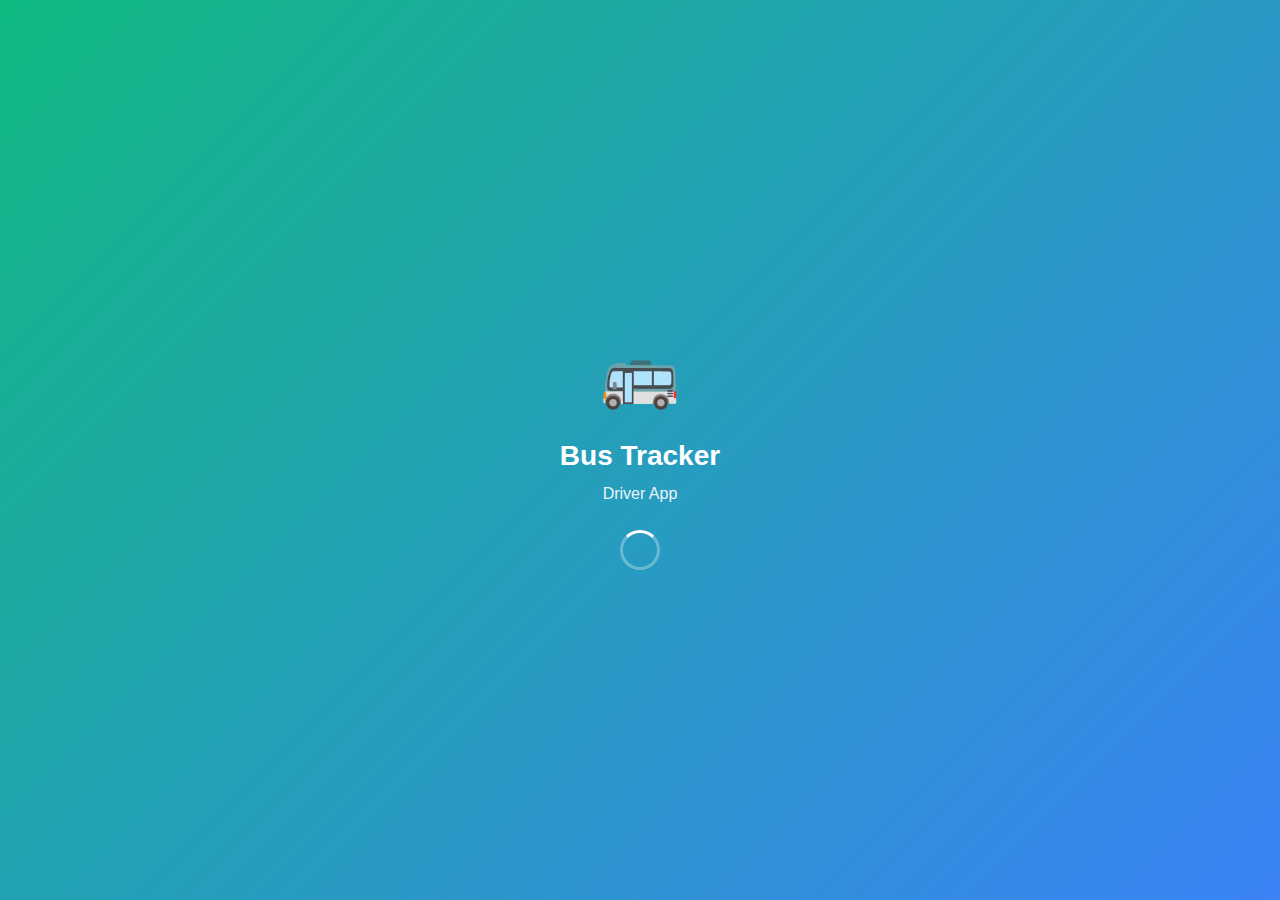
<file: driver/index.html>
<!DOCTYPE html>
<html lang="en">

<head>
    <meta charset="UTF-8">
    <meta name="viewport" content="width=device-width, initial-scale=1.0, user-scalable=no, viewport-fit=cover">
    <meta name="theme-color" content="#10B981">
    <meta name="apple-mobile-web-app-capable" content="yes">
    <meta name="apple-mobile-web-app-status-bar-style" content="black-translucent">
    <meta name="description" content="Bus Driver Check-in App">
    <title>Bus Tracker - Driver</title>
    <link rel="manifest" href="manifest.json">
    <link rel="stylesheet" href="styles.css">
</head>

<body>
    <!-- Splash Screen -->
    <div class="splash-screen" id="splashScreen">
        <div class="splash-content">
            <div class="splash-icon">🚌</div>
            <h1>Bus Tracker</h1>
            <p>Driver App</p>
            <div class="splash-loader"></div>
        </div>
    </div>

    <!-- Login Screen -->
    <div class="screen" id="loginScreen" style="display: none;">
        <div class="login-container">
            <div class="login-header">
                <div class="login-icon">🚌</div>
                <h1>Bus Tracker</h1>
                <p>Driver Login</p>
            </div>
            <form class="login-form" onsubmit="handleLogin(event)">
                <div class="form-group">
                    <label>Driver ID</label>
                    <input type="text" id="driverId" placeholder="Enter your ID" required autocomplete="off">
                </div>
                <div class="form-group">
                    <label>PIN</label>
                    <input type="password" id="driverPin" placeholder="Enter 4-digit PIN" maxlength="4"
                        pattern="[0-9]{4}" required>
                </div>
                <label class="checkbox-label">
                    <input type="checkbox" id="rememberMe" checked>
                    <span>Remember me</span>
                </label>
                <button type="submit" class="btn-login">LOGIN</button>
            </form>
            <a href="#" class="help-link" onclick="showHelp()">Need help?</a>
        </div>
    </div>

    <!-- Onboarding Screen -->
    <div class="screen" id="onboardingScreen" style="display: none;">
        <div class="onboarding-container">
            <div class="onboarding-slide active" id="slide1">
                <div class="onboarding-image">
                    <div class="demo-button demo-green">
                        <span class="demo-icon">▶</span>
                        <span>START TRIP</span>
                    </div>
                    <div class="demo-hand">👆</div>
                </div>
                <h2>Tap START TRIP</h2>
                <p>When you leave the depot</p>
            </div>
            <div class="onboarding-slide" id="slide2">
                <div class="onboarding-image">
                    <div class="demo-button demo-blue">
                        <span class="demo-icon">✓</span>
                        <span>REACHED STOP</span>
                    </div>
                    <div class="demo-hand">👆</div>
                </div>
                <h2>Tap at Each Stop</h2>
                <p>When you arrive at a bus stop</p>
            </div>
            <div class="onboarding-slide" id="slide3">
                <div class="onboarding-image">
                    <div class="demo-button demo-orange">
                        <span class="demo-icon">■</span>
                        <span>END TRIP</span>
                    </div>
                    <div class="demo-hand">👆</div>
                </div>
                <h2>Tap END TRIP</h2>
                <p>When you return to depot</p>
            </div>
            <div class="onboarding-dots">
                <span class="dot active" onclick="goToSlide(1)"></span>
                <span class="dot" onclick="goToSlide(2)"></span>
                <span class="dot" onclick="goToSlide(3)"></span>
            </div>
            <button class="btn-onboarding" id="onboardingBtn" onclick="nextSlide()">NEXT</button>
            <a href="#" class="skip-link" onclick="skipOnboarding()">Skip</a>
        </div>
    </div>

    <!-- Main App Screen -->
    <div class="screen" id="mainScreen" style="display: none;">
        <!-- Header -->
        <header class="app-header">
            <div class="header-left">
                <button class="menu-btn" onclick="toggleMenu()">☰</button>
                <div class="header-info">
                    <span class="driver-name" id="driverName">Ravi Kumar</span>
                    <span class="bus-number" id="busNumber">Bus 101</span>
                </div>
            </div>
            <div class="header-right">
                <div class="sync-status" id="syncStatus">
                    <span class="sync-icon offline">☁</span>
                    <span class="sync-text">Offline</span>
                </div>
                <span class="current-time" id="currentTime">8:45 AM</span>
            </div>
        </header>

        <!-- Menu Sidebar -->
        <div class="menu-overlay" id="menuOverlay" onclick="toggleMenu()"></div>
        <nav class="menu-sidebar" id="menuSidebar">
            <div class="menu-header">
                <span class="menu-title">Menu</span>
                <button class="menu-close" onclick="toggleMenu()">×</button>
            </div>
            <ul class="menu-list">
                <li onclick="showSchedule()">
                    <span class="menu-icon">📅</span>
                    <span>Today's Schedule</span>
                </li>
                <li onclick="showHistory()">
                    <span class="menu-icon">📋</span>
                    <span>Trip History</span>
                </li>
                <li onclick="showHelp()">
                    <span class="menu-icon">❓</span>
                    <span>Help</span>
                </li>
                <li onclick="showSettings()">
                    <span class="menu-icon">⚙️</span>
                    <span>Settings</span>
                </li>
                <li class="menu-emergency" onclick="callEmergency()">
                    <span class="menu-icon">🚨</span>
                    <span>Emergency</span>
                </li>
                <li onclick="logout()">
                    <span class="menu-icon">🚪</span>
                    <span>Logout</span>
                </li>
            </ul>
            <div class="menu-footer">
                <span class="sync-info" id="syncInfo">Last synced: Never</span>
                <button class="btn-sync" onclick="manualSync()">Sync Now</button>
            </div>
        </nav>

        <!-- Main Content -->
        <main class="main-content">
            <!-- Status Card -->
            <div class="status-card" id="statusCard">
                <div class="status-icon" id="statusIcon">🚌</div>
                <div class="status-text" id="statusText">Ready to start Route 5</div>
                <div class="status-sub" id="statusSub">Engineering Loop • 7 stops</div>
            </div>

            <!-- Main Action Button -->
            <button class="action-button" id="actionButton" onclick="handleMainAction()">
                <span class="action-icon" id="actionIcon">▶</span>
                <span class="action-text" id="actionText">START TRIP</span>
            </button>

            <!-- Success Animation Overlay -->
            <div class="success-overlay" id="successOverlay">
                <div class="success-circle">
                    <span class="success-check">✓</span>
                </div>
                <span class="success-text" id="successText">Stop marked!</span>
            </div>

            <!-- Stop List -->
            <div class="stop-list-container" id="stopListContainer">
                <div class="stop-list-header">
                    <span>Route Stops</span>
                    <span class="stop-progress" id="stopProgress">0/7</span>
                </div>
                <div class="stop-list" id="stopList">
                    <!-- Stops will be inserted here -->
                </div>
            </div>

            <!-- Passenger Count (Collapsed by default) -->
            <div class="passenger-section" id="passengerSection">
                <button class="passenger-toggle" id="passengerToggle" onclick="togglePassengerCount()">
                    <span>Add passenger count (optional)</span>
                    <span class="toggle-icon" id="toggleIcon">+</span>
                </button>
                <div class="passenger-controls" id="passengerControls" style="display: none;">
                    <div class="passenger-count" id="passengerCount">0</div>
                    <div class="count-buttons">
                        <button class="count-btn minus" onclick="adjustCount(-1)">−</button>
                        <button class="count-btn plus" onclick="adjustCount(1)">+</button>
                    </div>
                    <div class="quick-counts">
                        <button class="quick-btn" onclick="setCount(0)">Empty</button>
                        <button class="quick-btn" onclick="setCount(25)">Half</button>
                        <button class="quick-btn" onclick="setCount(50)">Full</button>
                    </div>
                    <button class="btn-save-count" onclick="savePassengerCount()">Save Count</button>
                </div>
            </div>
        </main>
    </div>

    <!-- Trip Complete Screen -->
    <div class="screen" id="completeScreen" style="display: none;">
        <div class="complete-container">
            <div class="complete-icon">✓</div>
            <h1>Trip Completed!</h1>
            <p class="complete-time" id="completeTime">9:15 AM</p>

            <div class="trip-summary">
                <div class="summary-item">
                    <span class="summary-label">Started</span>
                    <span class="summary-value" id="summaryStart">7:32 AM</span>
                </div>
                <div class="summary-item">
                    <span class="summary-label">Ended</span>
                    <span class="summary-value" id="summaryEnd">9:15 AM</span>
                </div>
                <div class="summary-item">
                    <span class="summary-label">Duration</span>
                    <span class="summary-value" id="summaryDuration">1h 43m</span>
                </div>
                <div class="summary-item">
                    <span class="summary-label">Stops</span>
                    <span class="summary-value" id="summaryStops">7/7 ✓</span>
                </div>
                <div class="summary-item" id="passengerSummary" style="display: none;">
                    <span class="summary-label">Passengers</span>
                    <span class="summary-value" id="summaryPassengers">245</span>
                </div>
            </div>

            <div class="sync-card" id="syncCard">
                <span class="sync-card-icon" id="syncCardIcon">☁️</span>
                <span class="sync-card-text" id="syncCardText">Will sync when WiFi available</span>
                <span class="sync-card-sub" id="syncCardSub">1 trip waiting to sync</span>
            </div>

            <button class="btn-primary" onclick="startNewTrip()">Start Next Trip</button>
            <button class="btn-secondary" onclick="goHome()">Back to Home</button>
        </div>
    </div>

    <!-- Help Screen -->
    <div class="screen" id="helpScreen" style="display: none;">
        <header class="screen-header">
            <button class="back-btn" onclick="closeHelp()">←</button>
            <h2>Help</h2>
        </header>
        <div class="help-content">
            <div class="help-step">
                <div class="help-number">1</div>
                <div class="help-text">
                    <h3>Start Trip</h3>
                    <p>Tap the green START TRIP button when you leave the depot</p>
                </div>
            </div>
            <div class="help-step">
                <div class="help-number">2</div>
                <div class="help-text">
                    <h3>At Each Stop</h3>
                    <p>Tap the blue REACHED STOP button when you arrive at a bus stop</p>
                </div>
            </div>
            <div class="help-step">
                <div class="help-number">3</div>
                <div class="help-text">
                    <h3>End Trip</h3>
                    <p>Tap the orange END TRIP button when you return to the depot</p>
                </div>
            </div>
            <div class="help-info">
                <h3>📵 Works Offline</h3>
                <p>The app works without internet. Data syncs automatically when WiFi is available.</p>
            </div>
            <div class="help-info">
                <h3>🔋 Battery Saving</h3>
                <p>The app uses very little battery. You can use it all day.</p>
            </div>
            <div class="help-contact">
                <h3>Need Help?</h3>
                <p>Call Transport Office:</p>
                <a href="tel:+919876543210" class="phone-link">+91 98765 43210</a>
            </div>
        </div>
    </div>

    <!-- Settings Screen -->
    <div class="screen" id="settingsScreen" style="display: none;">
        <header class="screen-header">
            <button class="back-btn" onclick="closeSettings()">←</button>
            <h2>Settings</h2>
        </header>
        <div class="settings-content">
            <div class="setting-item">
                <div class="setting-info">
                    <span class="setting-label">Vibration</span>
                    <span class="setting-desc">Vibrate when button tapped</span>
                </div>
                <label class="toggle">
                    <input type="checkbox" id="vibrationSetting" checked onchange="saveSetting('vibration')">
                    <span class="toggle-slider"></span>
                </label>
            </div>
            <div class="setting-item">
                <div class="setting-info">
                    <span class="setting-label">Sound</span>
                    <span class="setting-desc">Play sound on check-in</span>
                </div>
                <label class="toggle">
                    <input type="checkbox" id="soundSetting" onchange="saveSetting('sound')">
                    <span class="toggle-slider"></span>
                </label>
            </div>
            <div class="setting-item">
                <div class="setting-info">
                    <span class="setting-label">WiFi-only Sync</span>
                    <span class="setting-desc">Only sync on WiFi (saves data)</span>
                </div>
                <label class="toggle">
                    <input type="checkbox" id="wifiOnlySetting" checked onchange="saveSetting('wifiOnly')">
                    <span class="toggle-slider"></span>
                </label>
            </div>
            <div class="setting-item">
                <div class="setting-info">
                    <span class="setting-label">High Brightness</span>
                    <span class="setting-desc">Keep screen bright in sunlight</span>
                </div>
                <label class="toggle">
                    <input type="checkbox" id="brightnessSetting" onchange="saveSetting('brightness')">
                    <span class="toggle-slider"></span>
                </label>
            </div>
            <div class="data-section">
                <h3>Data</h3>
                <div class="data-item">
                    <span>Pending uploads</span>
                    <span id="pendingCount">0 trips</span>
                </div>
                <div class="data-item">
                    <span>Storage used</span>
                    <span id="storageUsed">2.1 MB</span>
                </div>
                <button class="btn-secondary" onclick="clearOldData()">Clear Old Data</button>
            </div>
            <div class="app-info">
                <p>Bus Tracker Driver App</p>
                <p>Version 1.0.0</p>
            </div>
        </div>
    </div>

    <!-- Schedule Screen -->
    <div class="screen" id="scheduleScreen" style="display: none;">
        <header class="screen-header">
            <button class="back-btn" onclick="closeSchedule()">←</button>
            <h2>Today's Schedule</h2>
        </header>
        <div class="schedule-content">
            <div class="schedule-date" id="scheduleDate">Monday, Feb 2, 2026</div>
            <div class="schedule-list" id="scheduleList">
                <div class="schedule-item completed">
                    <div class="schedule-time">7:30 AM</div>
                    <div class="schedule-info">
                        <span class="schedule-route">Route 5 - Engineering Loop</span>
                        <span class="schedule-status">✓ Completed</span>
                    </div>
                </div>
                <div class="schedule-item current">
                    <div class="schedule-time">1:00 PM</div>
                    <div class="schedule-info">
                        <span class="schedule-route">Route 5 - Engineering Loop</span>
                        <span class="schedule-status">Upcoming</span>
                    </div>
                </div>
                <div class="schedule-item">
                    <div class="schedule-time">5:30 PM</div>
                    <div class="schedule-info">
                        <span class="schedule-route">Route 3 - Hostel Express</span>
                        <span class="schedule-status">Scheduled</span>
                    </div>
                </div>
            </div>
        </div>
    </div>

    <!-- Toast Notification -->
    <div class="toast" id="toast">
        <span class="toast-message" id="toastMessage"></span>
    </div>

    <!-- Confirmation Modal -->
    <div class="modal" id="confirmModal">
        <div class="modal-content">
            <h3 id="confirmTitle">Confirm Action</h3>
            <p id="confirmMessage">Are you sure?</p>
            <div class="modal-buttons">
                <button class="btn-secondary" onclick="closeConfirmModal()">Cancel</button>
                <button class="btn-primary" id="confirmBtn" onclick="confirmAction()">Confirm</button>
            </div>
        </div>
    </div>

    <script src="app.js"></script>
</body>

</html>
</file>
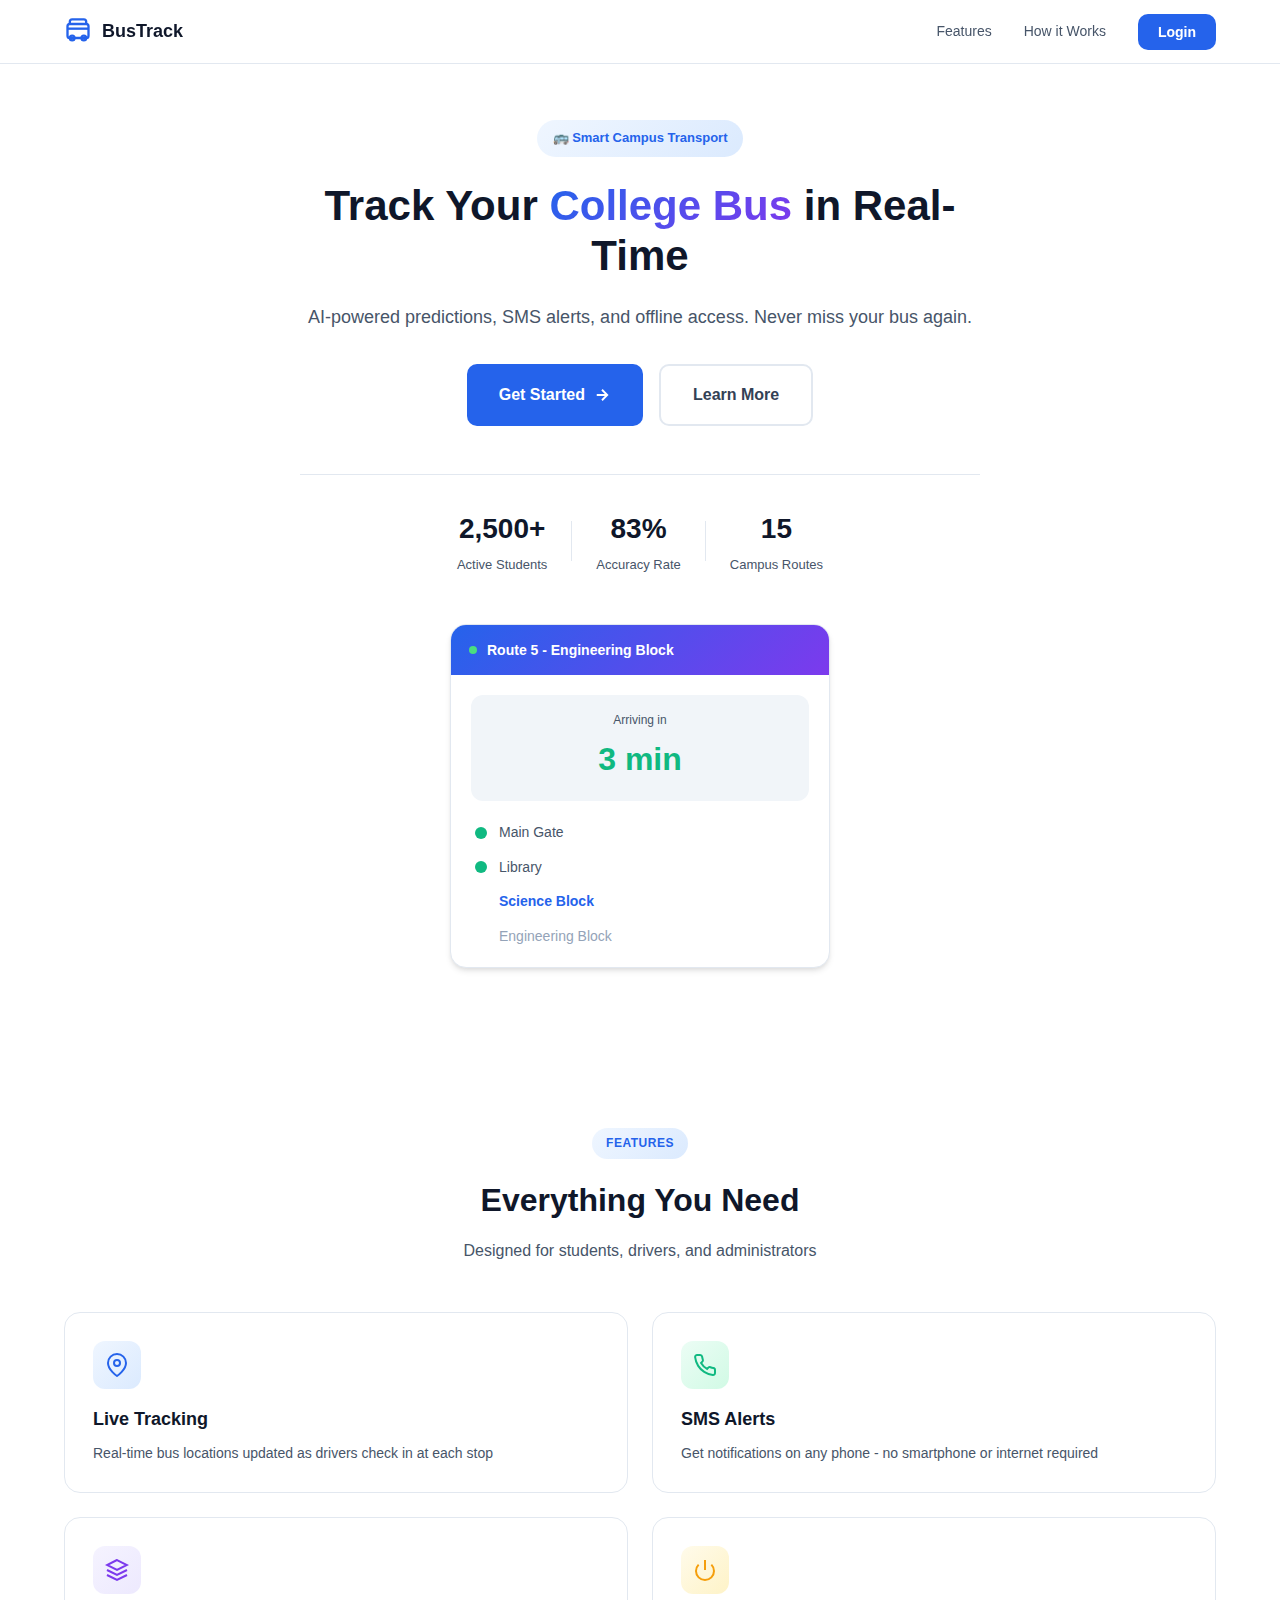
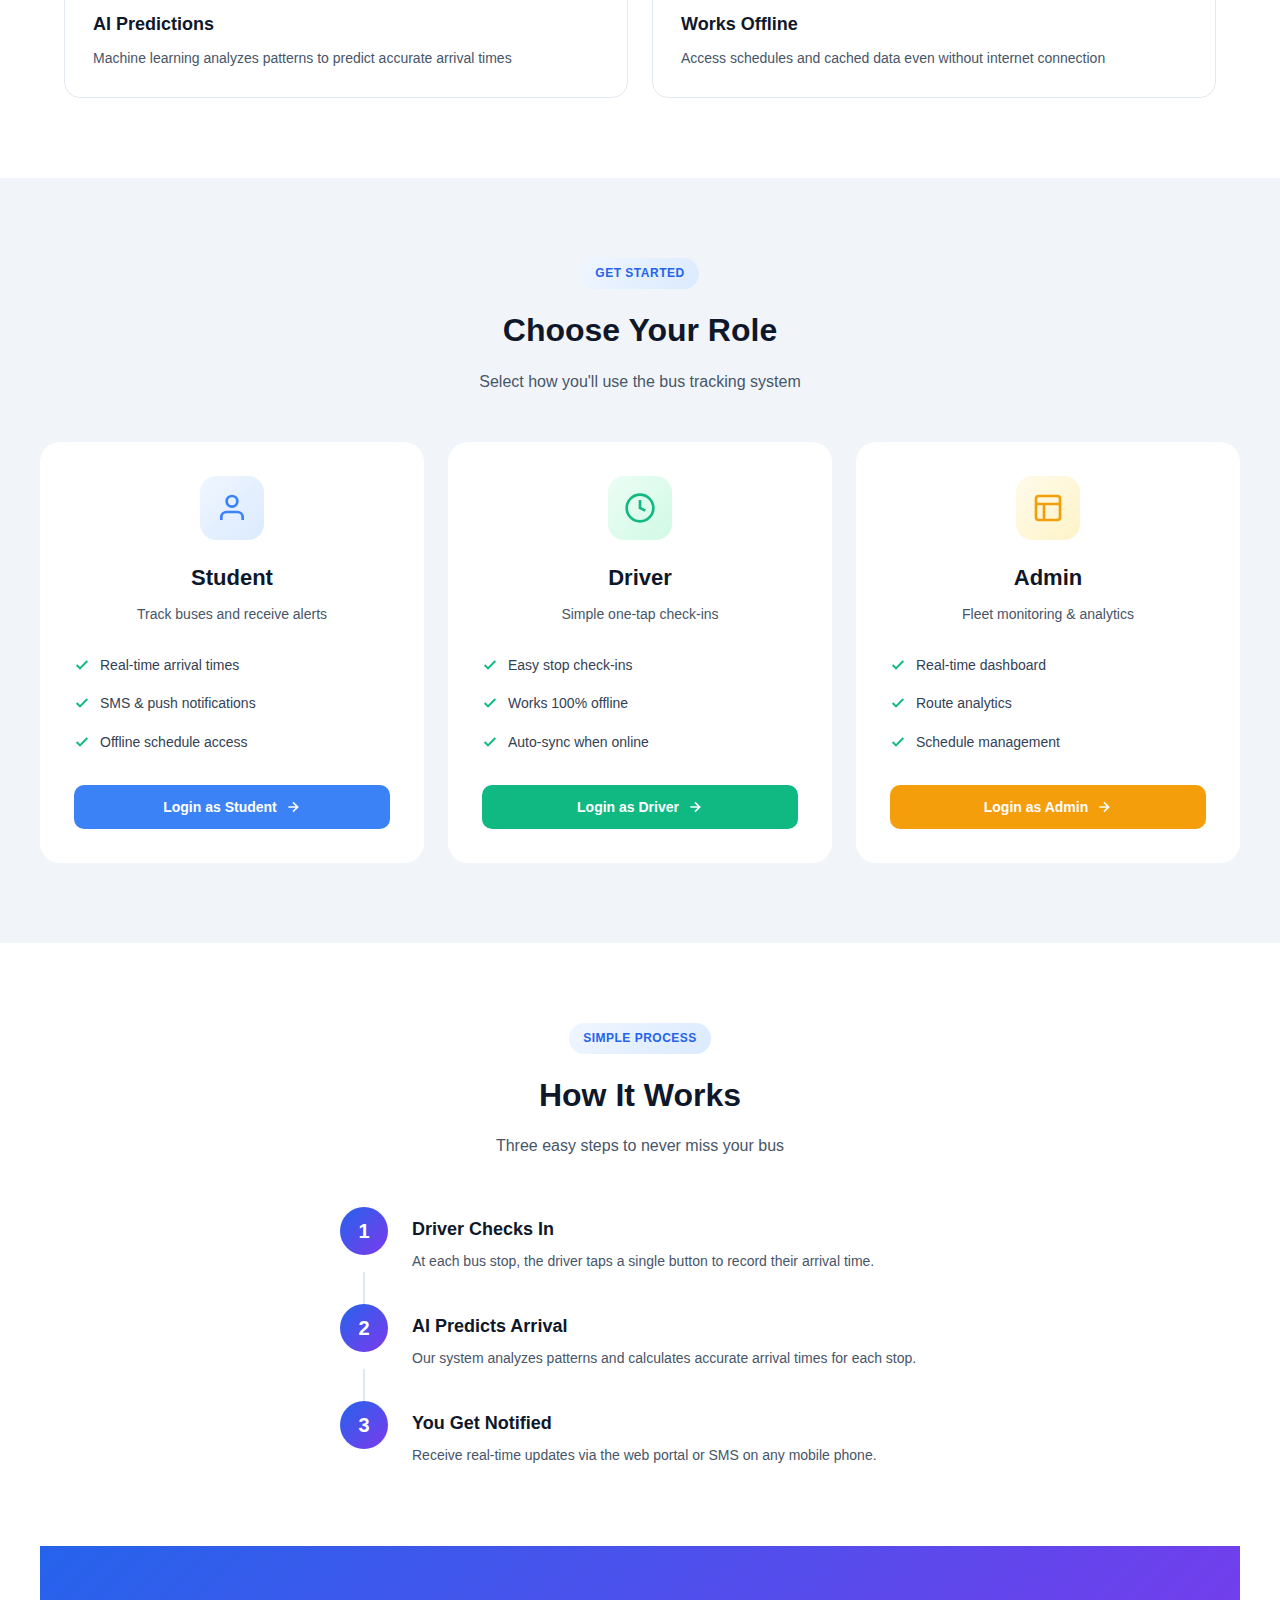
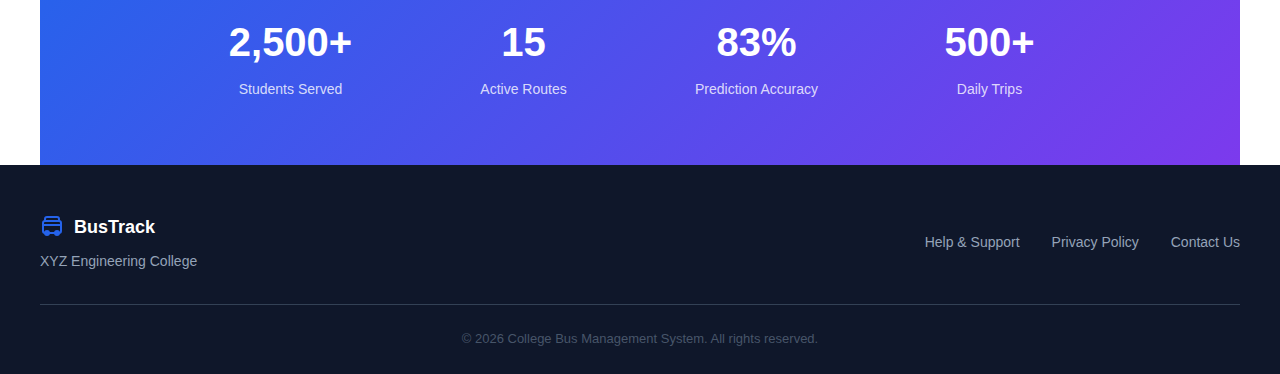
<file: landing/index.html>
<!DOCTYPE html>
<html lang="en">

<head>
    <meta charset="UTF-8">
    <meta name="viewport" content="width=device-width, initial-scale=1.0">
    <meta name="description"
        content="College Bus Tracking System - Know when your bus arrives. Get SMS alerts. Works offline.">
    <title>College Bus Management System</title>
    <link rel="stylesheet" href="styles.css">
</head>

<body>
    <!-- Navigation -->
    <nav class="nav">
        <div class="nav-container">
            <a href="#" class="logo">
                <svg width="28" height="28" viewBox="0 0 24 24" fill="none" stroke="currentColor" stroke-width="2">
                    <rect x="3" y="6" width="18" height="12" rx="2" />
                    <circle cx="7" cy="18" r="2" />
                    <circle cx="17" cy="18" r="2" />
                    <path d="M5 6V4a2 2 0 0 1 2-2h10a2 2 0 0 1 2 2v2" />
                    <line x1="3" y1="10" x2="21" y2="10" />
                </svg>
                <span>BusTrack</span>
            </a>
            <div class="nav-links">
                <a href="#features">Features</a>
                <a href="#how-it-works">How it Works</a>
                <button class="btn btn-nav" id="openLogin">Login</button>
            </div>
        </div>
    </nav>

    <main>
        <!-- Hero Section -->
        <section class="hero">
            <div class="hero-content">
                <span class="hero-badge">🚌 Smart Campus Transport</span>
                <h1>Track Your <span class="gradient-text">College Bus</span> in Real-Time</h1>
                <p class="hero-subtitle">AI-powered predictions, SMS alerts, and offline access. Never miss your bus
                    again.</p>

                <div class="hero-buttons">
                    <button class="btn btn-primary btn-large" id="heroLogin">
                        Get Started
                        <svg width="18" height="18" viewBox="0 0 24 24" fill="none" stroke="currentColor"
                            stroke-width="2.5">
                            <path d="M5 12h14M12 5l7 7-7 7" />
                        </svg>
                    </button>
                    <a href="#how-it-works" class="btn btn-outline btn-large">Learn More</a>
                </div>

                <div class="hero-stats">
                    <div class="hero-stat">
                        <strong>2,500+</strong>
                        <span>Active Students</span>
                    </div>
                    <div class="hero-stat-divider"></div>
                    <div class="hero-stat">
                        <strong>83%</strong>
                        <span>Accuracy Rate</span>
                    </div>
                    <div class="hero-stat-divider"></div>
                    <div class="hero-stat">
                        <strong>15</strong>
                        <span>Campus Routes</span>
                    </div>
                </div>
            </div>

            <!-- Hero Illustration -->
            <div class="hero-visual">
                <div class="bus-card">
                    <div class="bus-card-header">
                        <span class="live-dot"></span>
                        <span>Route 5 - Engineering Block</span>
                    </div>
                    <div class="bus-card-body">
                        <div class="bus-eta">
                            <span class="eta-label">Arriving in</span>
                            <span class="eta-time">3 min</span>
                        </div>
                        <div class="bus-stops">
                            <div class="stop completed"><span class="stop-dot"></span> Main Gate</div>
                            <div class="stop completed"><span class="stop-dot"></span> Library</div>
                            <div class="stop active"><span class="stop-dot"></span> Science Block</div>
                            <div class="stop"><span class="stop-dot"></span> Engineering Block</div>
                        </div>
                    </div>
                </div>
            </div>
        </section>

        <!-- Features Section -->
        <section class="section" id="features">
            <div class="section-header">
                <span class="section-badge">Features</span>
                <h2>Everything You Need</h2>
                <p>Designed for students, drivers, and administrators</p>
            </div>

            <div class="features-grid">
                <div class="feature-card">
                    <div class="feature-icon feature-icon-blue">
                        <svg width="24" height="24" viewBox="0 0 24 24" fill="none" stroke="currentColor"
                            stroke-width="2">
                            <path d="M21 10c0 7-9 13-9 13s-9-6-9-13a9 9 0 0 1 18 0z" />
                            <circle cx="12" cy="10" r="3" />
                        </svg>
                    </div>
                    <h3>Live Tracking</h3>
                    <p>Real-time bus locations updated as drivers check in at each stop</p>
                </div>

                <div class="feature-card">
                    <div class="feature-icon feature-icon-green">
                        <svg width="24" height="24" viewBox="0 0 24 24" fill="none" stroke="currentColor"
                            stroke-width="2">
                            <path
                                d="M22 16.92v3a2 2 0 0 1-2.18 2 19.79 19.79 0 0 1-8.63-3.07 19.5 19.5 0 0 1-6-6 19.79 19.79 0 0 1-3.07-8.67A2 2 0 0 1 4.11 2h3a2 2 0 0 1 2 1.72 12.84 12.84 0 0 0 .7 2.81 2 2 0 0 1-.45 2.11L8.09 9.91a16 16 0 0 0 6 6l1.27-1.27a2 2 0 0 1 2.11-.45 12.84 12.84 0 0 0 2.81.7A2 2 0 0 1 22 16.92z" />
                        </svg>
                    </div>
                    <h3>SMS Alerts</h3>
                    <p>Get notifications on any phone - no smartphone or internet required</p>
                </div>

                <div class="feature-card">
                    <div class="feature-icon feature-icon-purple">
                        <svg width="24" height="24" viewBox="0 0 24 24" fill="none" stroke="currentColor"
                            stroke-width="2">
                            <path d="M12 2L2 7l10 5 10-5-10-5zM2 17l10 5 10-5M2 12l10 5 10-5" />
                        </svg>
                    </div>
                    <h3>AI Predictions</h3>
                    <p>Machine learning analyzes patterns to predict accurate arrival times</p>
                </div>

                <div class="feature-card">
                    <div class="feature-icon feature-icon-orange">
                        <svg width="24" height="24" viewBox="0 0 24 24" fill="none" stroke="currentColor"
                            stroke-width="2">
                            <path d="M18.36 6.64a9 9 0 1 1-12.73 0" />
                            <line x1="12" y1="2" x2="12" y2="12" />
                        </svg>
                    </div>
                    <h3>Works Offline</h3>
                    <p>Access schedules and cached data even without internet connection</p>
                </div>
            </div>
        </section>

        <!-- Role Cards Section -->
        <section class="section section-dark">
            <div class="section-header">
                <span class="section-badge">Get Started</span>
                <h2>Choose Your Role</h2>
                <p>Select how you'll use the bus tracking system</p>
            </div>

            <div class="role-cards">
                <!-- Student Card -->
                <div class="role-card role-card-student">
                    <div class="role-icon">
                        <svg width="32" height="32" viewBox="0 0 24 24" fill="none" stroke="currentColor"
                            stroke-width="2">
                            <path d="M20 21v-2a4 4 0 0 0-4-4H8a4 4 0 0 0-4 4v2" />
                            <circle cx="12" cy="7" r="4" />
                        </svg>
                    </div>
                    <h3>Student</h3>
                    <p class="role-desc">Track buses and receive alerts</p>
                    <ul class="role-features">
                        <li><svg width="16" height="16" viewBox="0 0 24 24" fill="none" stroke="currentColor"
                                stroke-width="3">
                                <polyline points="20 6 9 17 4 12" />
                            </svg> Real-time arrival times</li>
                        <li><svg width="16" height="16" viewBox="0 0 24 24" fill="none" stroke="currentColor"
                                stroke-width="3">
                                <polyline points="20 6 9 17 4 12" />
                            </svg> SMS & push notifications</li>
                        <li><svg width="16" height="16" viewBox="0 0 24 24" fill="none" stroke="currentColor"
                                stroke-width="3">
                                <polyline points="20 6 9 17 4 12" />
                            </svg> Offline schedule access</li>
                    </ul>
                    <button class="btn btn-role btn-student" onclick="selectRole('Student')">
                        Login as Student
                        <svg width="16" height="16" viewBox="0 0 24 24" fill="none" stroke="currentColor"
                            stroke-width="2.5">
                            <path d="M5 12h14M12 5l7 7-7 7" />
                        </svg>
                    </button>
                </div>

                <!-- Driver Card -->
                <div class="role-card role-card-driver">
                    <div class="role-icon">
                        <svg width="32" height="32" viewBox="0 0 24 24" fill="none" stroke="currentColor"
                            stroke-width="2">
                            <circle cx="12" cy="12" r="10" />
                            <polyline points="12 6 12 12 16 14" />
                        </svg>
                    </div>
                    <h3>Driver</h3>
                    <p class="role-desc">Simple one-tap check-ins</p>
                    <ul class="role-features">
                        <li><svg width="16" height="16" viewBox="0 0 24 24" fill="none" stroke="currentColor"
                                stroke-width="3">
                                <polyline points="20 6 9 17 4 12" />
                            </svg> Easy stop check-ins</li>
                        <li><svg width="16" height="16" viewBox="0 0 24 24" fill="none" stroke="currentColor"
                                stroke-width="3">
                                <polyline points="20 6 9 17 4 12" />
                            </svg> Works 100% offline</li>
                        <li><svg width="16" height="16" viewBox="0 0 24 24" fill="none" stroke="currentColor"
                                stroke-width="3">
                                <polyline points="20 6 9 17 4 12" />
                            </svg> Auto-sync when online</li>
                    </ul>
                    <button class="btn btn-role btn-driver" onclick="selectRole('Driver')">
                        Login as Driver
                        <svg width="16" height="16" viewBox="0 0 24 24" fill="none" stroke="currentColor"
                            stroke-width="2.5">
                            <path d="M5 12h14M12 5l7 7-7 7" />
                        </svg>
                    </button>
                </div>

                <!-- Admin Card -->
                <div class="role-card role-card-admin">
                    <div class="role-icon">
                        <svg width="32" height="32" viewBox="0 0 24 24" fill="none" stroke="currentColor"
                            stroke-width="2">
                            <rect x="3" y="3" width="18" height="18" rx="2" />
                            <path d="M3 9h18M9 21V9" />
                        </svg>
                    </div>
                    <h3>Admin</h3>
                    <p class="role-desc">Fleet monitoring & analytics</p>
                    <ul class="role-features">
                        <li><svg width="16" height="16" viewBox="0 0 24 24" fill="none" stroke="currentColor"
                                stroke-width="3">
                                <polyline points="20 6 9 17 4 12" />
                            </svg> Real-time dashboard</li>
                        <li><svg width="16" height="16" viewBox="0 0 24 24" fill="none" stroke="currentColor"
                                stroke-width="3">
                                <polyline points="20 6 9 17 4 12" />
                            </svg> Route analytics</li>
                        <li><svg width="16" height="16" viewBox="0 0 24 24" fill="none" stroke="currentColor"
                                stroke-width="3">
                                <polyline points="20 6 9 17 4 12" />
                            </svg> Schedule management</li>
                    </ul>
                    <button class="btn btn-role btn-admin" onclick="selectRole('Admin')">
                        Login as Admin
                        <svg width="16" height="16" viewBox="0 0 24 24" fill="none" stroke="currentColor"
                            stroke-width="2.5">
                            <path d="M5 12h14M12 5l7 7-7 7" />
                        </svg>
                    </button>
                </div>
            </div>
        </section>

        <!-- How It Works -->
        <section class="section" id="how-it-works">
            <div class="section-header">
                <span class="section-badge">Simple Process</span>
                <h2>How It Works</h2>
                <p>Three easy steps to never miss your bus</p>
            </div>

            <div class="steps-container">
                <div class="step-item">
                    <div class="step-number">1</div>
                    <div class="step-content">
                        <h3>Driver Checks In</h3>
                        <p>At each bus stop, the driver taps a single button to record their arrival time.</p>
                    </div>
                </div>

                <div class="step-connector"></div>

                <div class="step-item">
                    <div class="step-number">2</div>
                    <div class="step-content">
                        <h3>AI Predicts Arrival</h3>
                        <p>Our system analyzes patterns and calculates accurate arrival times for each stop.</p>
                    </div>
                </div>

                <div class="step-connector"></div>

                <div class="step-item">
                    <div class="step-number">3</div>
                    <div class="step-content">
                        <h3>You Get Notified</h3>
                        <p>Receive real-time updates via the web portal or SMS on any mobile phone.</p>
                    </div>
                </div>
            </div>
        </section>

        <!-- Statistics -->
        <section class="section section-gradient">
            <div class="stats-grid">
                <div class="stat-item">
                    <div class="stat-value">2,500+</div>
                    <div class="stat-label">Students Served</div>
                </div>
                <div class="stat-item">
                    <div class="stat-value">15</div>
                    <div class="stat-label">Active Routes</div>
                </div>
                <div class="stat-item">
                    <div class="stat-value">83%</div>
                    <div class="stat-label">Prediction Accuracy</div>
                </div>
                <div class="stat-item">
                    <div class="stat-value">500+</div>
                    <div class="stat-label">Daily Trips</div>
                </div>
            </div>
        </section>
    </main>

    <!-- Footer -->
    <footer class="footer">
        <div class="footer-content">
            <div class="footer-brand">
                <div class="logo">
                    <svg width="24" height="24" viewBox="0 0 24 24" fill="none" stroke="currentColor" stroke-width="2">
                        <rect x="3" y="6" width="18" height="12" rx="2" />
                        <circle cx="7" cy="18" r="2" />
                        <circle cx="17" cy="18" r="2" />
                        <path d="M5 6V4a2 2 0 0 1 2-2h10a2 2 0 0 1 2 2v2" />
                        <line x1="3" y1="10" x2="21" y2="10" />
                    </svg>
                    <span>BusTrack</span>
                </div>
                <p>XYZ Engineering College</p>
            </div>
            <div class="footer-links">
                <a href="#help">Help & Support</a>
                <a href="#privacy">Privacy Policy</a>
                <a href="#contact">Contact Us</a>
            </div>
        </div>
        <div class="footer-bottom">
            <p>© 2026 College Bus Management System. All rights reserved.</p>
        </div>
    </footer>

    <!-- Login Modal -->
    <div class="modal" id="modal">
        <div class="modal-overlay" id="modalOverlay"></div>
        <div class="modal-content">
            <button class="modal-close" id="closeModal">
                <svg width="20" height="20" viewBox="0 0 24 24" fill="none" stroke="currentColor" stroke-width="2.5">
                    <line x1="18" y1="6" x2="6" y2="18" />
                    <line x1="6" y1="6" x2="18" y2="18" />
                </svg>
            </button>

            <!-- Role Selection -->
            <div id="roleSelection">
                <div class="modal-header">
                    <h2>Welcome Back</h2>
                    <p>Select your role to continue</p>
                </div>
                <div class="modal-buttons">
                    <button class="modal-role-btn modal-role-student" onclick="selectRole('Student')">
                        <svg width="24" height="24" viewBox="0 0 24 24" fill="none" stroke="currentColor"
                            stroke-width="2">
                            <path d="M20 21v-2a4 4 0 0 0-4-4H8a4 4 0 0 0-4 4v2" />
                            <circle cx="12" cy="7" r="4" />
                        </svg>
                        <span>Student</span>
                    </button>
                    <button class="modal-role-btn modal-role-driver" onclick="selectRole('Driver')">
                        <svg width="24" height="24" viewBox="0 0 24 24" fill="none" stroke="currentColor"
                            stroke-width="2">
                            <circle cx="12" cy="12" r="10" />
                            <polyline points="12 6 12 12 16 14" />
                        </svg>
                        <span>Driver</span>
                    </button>
                    <button class="modal-role-btn modal-role-admin" onclick="selectRole('Admin')">
                        <svg width="24" height="24" viewBox="0 0 24 24" fill="none" stroke="currentColor"
                            stroke-width="2">
                            <rect x="3" y="3" width="18" height="18" rx="2" />
                            <path d="M3 9h18M9 21V9" />
                        </svg>
                        <span>Admin</span>
                    </button>
                </div>
            </div>

            <!-- Login Form -->
            <div id="loginForm" style="display:none;">
                <button class="back-link" onclick="showRoleSelection()">
                    <svg width="16" height="16" viewBox="0 0 24 24" fill="none" stroke="currentColor"
                        stroke-width="2.5">
                        <path d="M19 12H5M12 19l-7-7 7-7" />
                    </svg>
                    Back to role selection
                </button>
                <div class="modal-header">
                    <div class="login-role-icon" id="loginRoleIcon"></div>
                    <h2 id="roleTitle">Login</h2>
                </div>
                <form id="authForm" onsubmit="handleLogin(event)">
                    <div class="form-group">
                        <label for="userId">ID / Email</label>
                        <input type="text" id="userId" name="userId" required placeholder="Enter your ID">
                    </div>
                    <div class="form-group">
                        <label for="password">Password</label>
                        <input type="password" id="password" name="password" required placeholder="Enter password">
                    </div>
                    <button type="submit" class="btn btn-primary btn-full" id="loginSubmitBtn">
                        Login
                        <svg width="18" height="18" viewBox="0 0 24 24" fill="none" stroke="currentColor"
                            stroke-width="2.5">
                            <path d="M5 12h14M12 5l7 7-7 7" />
                        </svg>
                    </button>
                    <p class="forgot-link"><a href="#forgot">Forgot password?</a></p>
                </form>
            </div>
        </div>
    </div>

    <!-- Offline Banner -->
    <div class="offline-banner" id="offlineBanner" style="display:none;">
        <svg width="16" height="16" viewBox="0 0 24 24" fill="none" stroke="currentColor" stroke-width="2">
            <line x1="1" y1="1" x2="23" y2="23" />
            <path d="M16.72 11.06A10.94 10.94 0 0 1 19 12.55" />
            <path d="M5 12.55a10.94 10.94 0 0 1 5.17-2.39" />
            <path d="M10.71 5.05A16 16 0 0 1 22.58 9" />
            <path d="M1.42 9a15.91 15.91 0 0 1 4.7-2.88" />
            <path d="M8.53 16.11a6 6 0 0 1 6.95 0" />
            <line x1="12" y1="20" x2="12.01" y2="20" />
        </svg>
        Offline mode - Showing cached data
    </div>

    <script src="app.js"></script>
</body>

</html>
</file>
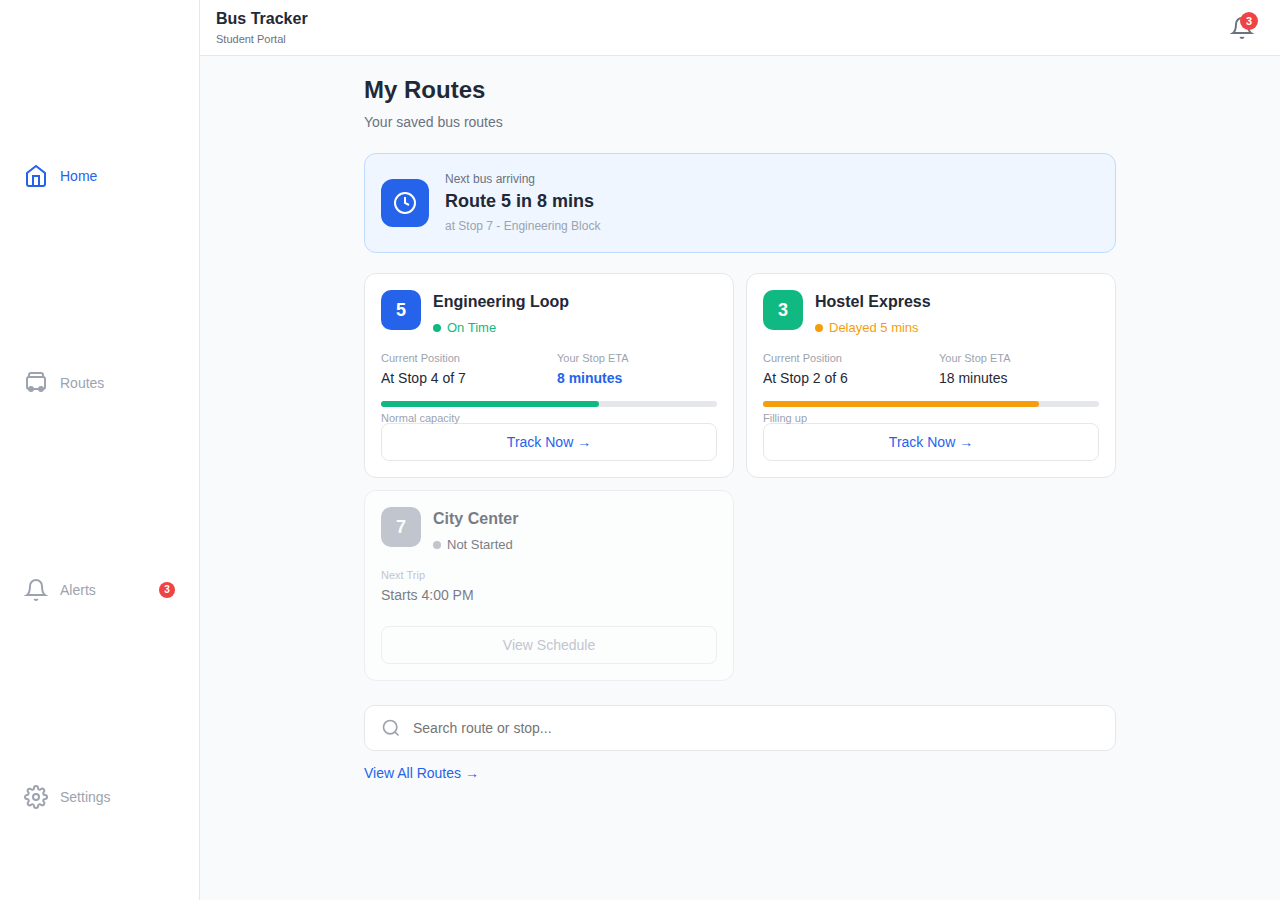
<file: student/index.html>
<!DOCTYPE html>
<html lang="en">

<head>
    <meta charset="UTF-8">
    <meta name="viewport" content="width=device-width, initial-scale=1.0, user-scalable=no">
    <meta name="description" content="College Bus Tracking - Track your bus arrivals in real-time">
    <meta name="theme-color" content="#2563EB">
    <title>Bus Tracker - Student Portal</title>
    <link rel="manifest" href="manifest.json">
    <link rel="stylesheet" href="styles.css">
</head>

<body>
    <!-- Offline Banner -->
    <div class="offline-banner" id="offlineBanner">
        <span>⚠ Offline - Showing cached data from <span id="lastSyncTime">--</span></span>
        <button class="banner-close" onclick="dismissOfflineBanner()">×</button>
    </div>

    <!-- Sync Indicator -->
    <div class="sync-indicator" id="syncIndicator">
        <span class="sync-spinner"></span> Syncing...
    </div>

    <!-- Header -->
    <header class="header">
        <div class="header-left">
            <div class="logo-text">
                <span class="logo-main">Bus Tracker</span>
                <span class="logo-sub">Student Portal</span>
            </div>
        </div>
        <div class="header-right">
            <button class="icon-btn" id="notifBtn" onclick="toggleNotifications()" aria-label="Notifications">
                <svg width="24" height="24" viewBox="0 0 24 24" fill="none" stroke="currentColor" stroke-width="2">
                    <path d="M18 8A6 6 0 0 0 6 8c0 7-3 9-3 9h18s-3-2-3-9" />
                    <path d="M13.73 21a2 2 0 0 1-3.46 0" />
                </svg>
                <span class="notif-badge" id="notifBadge">3</span>
            </button>
            <button class="icon-btn mobile-only" onclick="toggleMobileMenu()" aria-label="Menu">
                <svg width="24" height="24" viewBox="0 0 24 24" fill="none" stroke="currentColor" stroke-width="2">
                    <line x1="3" y1="12" x2="21" y2="12" />
                    <line x1="3" y1="6" x2="21" y2="6" />
                    <line x1="3" y1="18" x2="21" y2="18" />
                </svg>
            </button>
        </div>
    </header>

    <!-- Notification Panel -->
    <div class="notif-panel" id="notifPanel">
        <div class="notif-header">
            <h3>Notifications</h3>
            <button class="text-btn" onclick="markAllRead()">Mark all read</button>
            <button class="icon-btn-small" onclick="toggleNotifications()">×</button>
        </div>
        <div class="notif-list" id="notifList">
            <!-- Notifications will be inserted here -->
        </div>
        <div class="notif-footer">
            <a href="#" onclick="showPage('settings'); toggleNotifications();">⚙ Notification Settings</a>
        </div>
    </div>

    <!-- Main Content -->
    <main class="main-content">
        <!-- Page: Home / My Routes -->
        <section class="page active" id="page-home">
            <div class="page-header">
                <h1>My Routes</h1>
                <p class="subtitle">Your saved bus routes</p>
            </div>

            <!-- Quick Status Card -->
            <div class="status-card status-card-active" id="quickStatus">
                <div class="status-icon">
                    <svg width="24" height="24" viewBox="0 0 24 24" fill="none" stroke="currentColor" stroke-width="2">
                        <circle cx="12" cy="12" r="10" />
                        <polyline points="12 6 12 12 16 14" />
                    </svg>
                </div>
                <div class="status-content">
                    <span class="status-label">Next bus arriving</span>
                    <span class="status-value" id="nextArrival">Route 5 in 8 mins</span>
                    <span class="status-meta">at Stop 7 - Engineering Block</span>
                </div>
            </div>

            <!-- Route Cards -->
            <div class="route-cards" id="myRoutes">
                <!-- Route Card 1 -->
                <div class="route-card" onclick="showTracking('route5')">
                    <div class="route-header">
                        <span class="route-badge route-badge-blue">5</span>
                        <div class="route-info">
                            <span class="route-name">Engineering Loop</span>
                            <span class="route-status status-ontime">
                                <span class="status-dot green"></span> On Time
                            </span>
                        </div>
                    </div>
                    <div class="route-details">
                        <div class="route-detail">
                            <span class="detail-label">Current Position</span>
                            <span class="detail-value">At Stop 4 of 7</span>
                        </div>
                        <div class="route-detail">
                            <span class="detail-label">Your Stop ETA</span>
                            <span class="detail-value highlight">8 minutes</span>
                        </div>
                    </div>
                    <div class="capacity-bar">
                        <div class="capacity-fill" style="width: 65%"></div>
                        <span class="capacity-text">Normal capacity</span>
                    </div>
                    <button class="btn-track">Track Now →</button>
                </div>

                <!-- Route Card 2 -->
                <div class="route-card" onclick="showTracking('route3')">
                    <div class="route-header">
                        <span class="route-badge route-badge-green">3</span>
                        <div class="route-info">
                            <span class="route-name">Hostel Express</span>
                            <span class="route-status status-delayed">
                                <span class="status-dot yellow"></span> Delayed 5 mins
                            </span>
                        </div>
                    </div>
                    <div class="route-details">
                        <div class="route-detail">
                            <span class="detail-label">Current Position</span>
                            <span class="detail-value">At Stop 2 of 6</span>
                        </div>
                        <div class="route-detail">
                            <span class="detail-label">Your Stop ETA</span>
                            <span class="detail-value">18 minutes</span>
                        </div>
                    </div>
                    <div class="capacity-bar capacity-warning">
                        <div class="capacity-fill" style="width: 82%"></div>
                        <span class="capacity-text">Filling up</span>
                    </div>
                    <button class="btn-track">Track Now →</button>
                </div>

                <!-- Route Card 3 -->
                <div class="route-card route-card-inactive" onclick="showTracking('route7')">
                    <div class="route-header">
                        <span class="route-badge route-badge-gray">7</span>
                        <div class="route-info">
                            <span class="route-name">City Center</span>
                            <span class="route-status">
                                <span class="status-dot gray"></span> Not Started
                            </span>
                        </div>
                    </div>
                    <div class="route-details">
                        <div class="route-detail">
                            <span class="detail-label">Next Trip</span>
                            <span class="detail-value">Starts 4:00 PM</span>
                        </div>
                    </div>
                    <button class="btn-track btn-track-disabled">View Schedule</button>
                </div>
            </div>

            <!-- Search Section -->
            <div class="search-section">
                <div class="search-box">
                    <svg width="20" height="20" viewBox="0 0 24 24" fill="none" stroke="currentColor" stroke-width="2">
                        <circle cx="11" cy="11" r="8" />
                        <line x1="21" y1="21" x2="16.65" y2="16.65" />
                    </svg>
                    <input type="text" placeholder="Search route or stop..." id="searchInput" onkeyup="handleSearch()">
                </div>
                <a href="#" class="link-all-routes" onclick="showPage('routes')">View All Routes →</a>
            </div>
        </section>

        <!-- Page: Live Tracking -->
        <section class="page" id="page-tracking">
            <div class="tracking-header">
                <button class="back-btn" onclick="showPage('home')">
                    <svg width="20" height="20" viewBox="0 0 24 24" fill="none" stroke="currentColor" stroke-width="2">
                        <path d="M19 12H5M12 19l-7-7 7-7" />
                    </svg>
                    My Routes
                </button>
                <div class="tracking-title">
                    <span class="route-badge route-badge-blue" id="trackingBadge">5</span>
                    <div>
                        <h2 id="trackingRouteName">Engineering Loop</h2>
                        <span class="tracking-meta" id="trackingMeta">Mon-Sat • 7 AM - 6 PM</span>
                    </div>
                </div>
            </div>

            <!-- Live Status Card -->
            <div class="live-status-card status-ontime" id="liveStatusCard">
                <div class="live-status-main">
                    <span class="live-status-text" id="liveStatusText">Arriving at your stop in</span>
                    <span class="live-status-time" id="liveStatusTime">8 minutes</span>
                </div>
                <div class="live-status-meta">
                    <span class="confidence-badge" id="confidenceBadge">83% accuracy</span>
                    <span class="update-time" id="updateTime">Updated 1 min ago</span>
                </div>
                <button class="refresh-btn" onclick="refreshTracking()" id="refreshBtn">
                    <svg width="18" height="18" viewBox="0 0 24 24" fill="none" stroke="currentColor" stroke-width="2">
                        <path d="M23 4v6h-6M1 20v-6h6" />
                        <path d="M3.51 9a9 9 0 0 1 14.85-3.36L23 10M1 14l4.64 4.36A9 9 0 0 0 20.49 15" />
                    </svg>
                    Refresh
                </button>
            </div>

            <!-- Stop Timeline -->
            <div class="timeline-section">
                <h3>Route Progress</h3>
                <div class="timeline" id="stopTimeline">
                    <!-- Stop 1 - Completed -->
                    <div class="timeline-stop completed">
                        <div class="stop-marker">
                            <svg width="16" height="16" viewBox="0 0 24 24" fill="currentColor">
                                <path d="M20 6L9 17l-5-5" />
                            </svg>
                        </div>
                        <div class="stop-content">
                            <span class="stop-name">Main Gate</span>
                            <span class="stop-time">✓ 7:45 AM</span>
                        </div>
                    </div>

                    <!-- Stop 2 - Completed -->
                    <div class="timeline-stop completed">
                        <div class="stop-marker">
                            <svg width="16" height="16" viewBox="0 0 24 24" fill="currentColor">
                                <path d="M20 6L9 17l-5-5" />
                            </svg>
                        </div>
                        <div class="stop-content">
                            <span class="stop-name">Library</span>
                            <span class="stop-time">✓ 7:52 AM</span>
                        </div>
                    </div>

                    <!-- Stop 3 - Completed -->
                    <div class="timeline-stop completed">
                        <div class="stop-marker">
                            <svg width="16" height="16" viewBox="0 0 24 24" fill="currentColor">
                                <path d="M20 6L9 17l-5-5" />
                            </svg>
                        </div>
                        <div class="stop-content">
                            <span class="stop-name">Science Block</span>
                            <span class="stop-time">✓ 7:58 AM</span>
                        </div>
                    </div>

                    <!-- Stop 4 - Current -->
                    <div class="timeline-stop current">
                        <div class="stop-marker pulse">
                            <span>4</span>
                        </div>
                        <div class="stop-content">
                            <span class="stop-name">Medical Center</span>
                            <span class="stop-time">Currently here</span>
                            <span class="stop-meta">3 passengers boarded</span>
                        </div>
                    </div>

                    <!-- Stop 5 - Upcoming -->
                    <div class="timeline-stop upcoming">
                        <div class="stop-marker">
                            <span>5</span>
                        </div>
                        <div class="stop-content">
                            <span class="stop-name">Admin Block</span>
                            <span class="stop-time">~8:08 AM</span>
                        </div>
                    </div>

                    <!-- Stop 6 - Your Stop -->
                    <div class="timeline-stop upcoming your-stop">
                        <div class="stop-marker">
                            <span>6</span>
                        </div>
                        <div class="stop-content">
                            <span class="stop-name">Engineering Block</span>
                            <span class="stop-badge">YOUR STOP</span>
                            <span class="stop-time highlight">~8:12 AM (8 mins)</span>
                        </div>
                    </div>

                    <!-- Stop 7 - Upcoming -->
                    <div class="timeline-stop upcoming">
                        <div class="stop-marker">
                            <span>7</span>
                        </div>
                        <div class="stop-content">
                            <span class="stop-name">Hostel Gate</span>
                            <span class="stop-time">~8:18 AM</span>
                        </div>
                    </div>
                </div>
            </div>

            <!-- Capacity Indicator -->
            <div class="capacity-section">
                <h3>Current Capacity</h3>
                <div class="capacity-visual">
                    <div class="capacity-bar-large">
                        <div class="capacity-fill-large" id="capacityFill" style="width: 76%"></div>
                    </div>
                    <div class="capacity-info">
                        <span class="capacity-count" id="capacityCount">38 of 50 passengers</span>
                        <span class="capacity-status" id="capacityStatus">Filling up</span>
                    </div>
                    <span class="capacity-hint" id="capacityHint">Usually crowded at this time</span>
                </div>
            </div>

            <!-- Alternative Suggestion -->
            <div class="alternative-banner" id="alternativeBanner">
                <div class="alternative-content">
                    <span class="alternative-icon">💡</span>
                    <div class="alternative-info">
                        <span class="alternative-title">Route 7 also goes to your stop</span>
                        <span class="alternative-meta">Arriving 8:20 AM (8 mins later, less crowded)</span>
                    </div>
                </div>
                <button class="btn-alternative" onclick="switchRoute('route7')">Switch Route</button>
            </div>

            <!-- Action Buttons -->
            <div class="tracking-actions">
                <button class="action-btn" onclick="toggleFavorite('route5')" id="favoriteBtn">
                    <svg width="20" height="20" viewBox="0 0 24 24" fill="none" stroke="currentColor" stroke-width="2">
                        <polygon
                            points="12 2 15.09 8.26 22 9.27 17 14.14 18.18 21.02 12 17.77 5.82 21.02 7 14.14 2 9.27 8.91 8.26 12 2" />
                    </svg>
                    Favorite
                </button>
                <button class="action-btn" onclick="getDirections()">
                    <svg width="20" height="20" viewBox="0 0 24 24" fill="none" stroke="currentColor" stroke-width="2">
                        <path d="M21 10c0 7-9 13-9 13s-9-6-9-13a9 9 0 0 1 18 0z" />
                        <circle cx="12" cy="10" r="3" />
                    </svg>
                    Directions
                </button>
                <button class="action-btn" onclick="showReportModal()">
                    <svg width="20" height="20" viewBox="0 0 24 24" fill="none" stroke="currentColor" stroke-width="2">
                        <path d="M4 15s1-1 4-1 5 2 8 2 4-1 4-1V3s-1 1-4 1-5-2-8-2-4 1-4 1z" />
                        <line x1="4" y1="22" x2="4" y2="15" />
                    </svg>
                    Report
                </button>
            </div>
        </section>

        <!-- Page: All Routes -->
        <section class="page" id="page-routes">
            <div class="page-header">
                <h1>All Routes</h1>
                <p class="subtitle">Browse all campus bus routes</p>
            </div>

            <!-- Filter Tabs -->
            <div class="filter-tabs">
                <button class="filter-tab active" onclick="filterRoutes('all')">All</button>
                <button class="filter-tab" onclick="filterRoutes('morning')">Morning</button>
                <button class="filter-tab" onclick="filterRoutes('afternoon')">Afternoon</button>
                <button class="filter-tab" onclick="filterRoutes('evening')">Evening</button>
            </div>

            <!-- Search Box -->
            <div class="search-box">
                <svg width="20" height="20" viewBox="0 0 24 24" fill="none" stroke="currentColor" stroke-width="2">
                    <circle cx="11" cy="11" r="8" />
                    <line x1="21" y1="21" x2="16.65" y2="16.65" />
                </svg>
                <input type="text" placeholder="Find route or stop..." id="routeSearchInput"
                    onkeyup="handleRouteSearch()">
            </div>

            <!-- Route List -->
            <div class="route-list" id="allRoutesList">
                <div class="route-list-item" onclick="showTracking('route1')">
                    <span class="route-badge route-badge-blue">1</span>
                    <div class="route-list-info">
                        <span class="route-list-name">Main Campus Loop</span>
                        <span class="route-list-meta">7:00 AM - 8:00 PM • Active</span>
                    </div>
                    <span class="route-list-status active">Live</span>
                </div>

                <div class="route-list-item" onclick="showTracking('route2')">
                    <span class="route-badge route-badge-purple">2</span>
                    <div class="route-list-info">
                        <span class="route-list-name">Library Express</span>
                        <span class="route-list-meta">8:00 AM - 6:00 PM • Active</span>
                    </div>
                    <span class="route-list-status active">Live</span>
                </div>

                <div class="route-list-item" onclick="showTracking('route3')">
                    <span class="route-badge route-badge-green">3</span>
                    <div class="route-list-info">
                        <span class="route-list-name">Hostel Express</span>
                        <span class="route-list-meta">6:30 AM - 10:00 PM • Active</span>
                    </div>
                    <span class="route-list-status delayed">Delayed</span>
                </div>

                <div class="route-list-item" onclick="showTracking('route4')">
                    <span class="route-badge route-badge-orange">4</span>
                    <div class="route-list-info">
                        <span class="route-list-name">Sports Complex</span>
                        <span class="route-list-meta">7:30 AM - 7:00 PM • Active</span>
                    </div>
                    <span class="route-list-status active">Live</span>
                </div>

                <div class="route-list-item" onclick="showTracking('route5')">
                    <span class="route-badge route-badge-blue">5</span>
                    <div class="route-list-info">
                        <span class="route-list-name">Engineering Loop</span>
                        <span class="route-list-meta">7:00 AM - 6:00 PM • Active</span>
                    </div>
                    <span class="route-list-status active">Live</span>
                </div>

                <div class="route-list-item" onclick="showTracking('route6')">
                    <span class="route-badge route-badge-red">6</span>
                    <div class="route-list-info">
                        <span class="route-list-name">Medical Campus</span>
                        <span class="route-list-meta">6:00 AM - 9:00 PM • Active</span>
                    </div>
                    <span class="route-list-status active">Live</span>
                </div>

                <div class="route-list-item inactive" onclick="showTracking('route7')">
                    <span class="route-badge route-badge-gray">7</span>
                    <div class="route-list-info">
                        <span class="route-list-name">City Center</span>
                        <span class="route-list-meta">4:00 PM - 9:00 PM • Starts 4 PM</span>
                    </div>
                    <span class="route-list-status">Inactive</span>
                </div>

                <div class="route-list-item" onclick="showTracking('route8')">
                    <span class="route-badge route-badge-teal">8</span>
                    <div class="route-list-info">
                        <span class="route-list-name">Railway Station</span>
                        <span class="route-list-meta">6:00 AM - 10:00 PM • Active</span>
                    </div>
                    <span class="route-list-status active">Live</span>
                </div>
            </div>
        </section>

        <!-- Page: Notifications -->
        <section class="page" id="page-notifications">
            <div class="page-header">
                <h1>Notifications</h1>
                <button class="text-btn" onclick="markAllRead()">Mark all read</button>
            </div>

            <div class="notification-full-list" id="notificationFullList">
                <!-- Notifications inserted by JS -->
            </div>

            <div class="empty-state" id="emptyNotifications" style="display: none;">
                <svg width="48" height="48" viewBox="0 0 24 24" fill="none" stroke="currentColor" stroke-width="1.5">
                    <path d="M18 8A6 6 0 0 0 6 8c0 7-3 9-3 9h18s-3-2-3-9" />
                    <path d="M13.73 21a2 2 0 0 1-3.46 0" />
                    <path d="M9 12l2 2 4-4" />
                </svg>
                <h3>No new notifications</h3>
                <p>You're all caught up!</p>
            </div>
        </section>

        <!-- Page: Settings -->
        <section class="page" id="page-settings">
            <div class="page-header">
                <h1>Settings</h1>
            </div>

            <!-- Profile Section -->
            <div class="settings-section">
                <h3>Profile</h3>
                <div class="settings-card">
                    <div class="profile-info">
                        <div class="profile-avatar">
                            <svg width="32" height="32" viewBox="0 0 24 24" fill="none" stroke="currentColor"
                                stroke-width="2">
                                <path d="M20 21v-2a4 4 0 0 0-4-4H8a4 4 0 0 0-4 4v2" />
                                <circle cx="12" cy="7" r="4" />
                            </svg>
                        </div>
                        <div class="profile-details">
                            <span class="profile-name" id="profileName">Student Name</span>
                            <span class="profile-id" id="profileId">ID: 2023CS001</span>
                            <span class="profile-stop" id="profileStop">Stop: Engineering Block</span>
                        </div>
                    </div>
                    <button class="btn-edit" onclick="editProfile()">Edit</button>
                </div>
            </div>

            <!-- Notification Settings -->
            <div class="settings-section">
                <h3>Notification Preferences</h3>
                <div class="settings-card">
                    <div class="setting-item">
                        <div class="setting-info">
                            <span class="setting-label">Morning Alerts (7:00 AM)</span>
                            <span class="setting-desc">Daily bus predictions</span>
                        </div>
                        <label class="toggle">
                            <input type="checkbox" id="morningAlerts" checked onchange="saveSetting('morningAlerts')">
                            <span class="toggle-slider"></span>
                        </label>
                    </div>

                    <div class="setting-item">
                        <div class="setting-info">
                            <span class="setting-label">Arrival Notifications</span>
                            <span class="setting-desc">Alert when bus is near</span>
                        </div>
                        <label class="toggle">
                            <input type="checkbox" id="arrivalNotifs" checked onchange="saveSetting('arrivalNotifs')">
                            <span class="toggle-slider"></span>
                        </label>
                    </div>

                    <div class="setting-item">
                        <div class="setting-info">
                            <span class="setting-label">Delay Warnings</span>
                            <span class="setting-desc">Notify if bus delayed > 5 mins</span>
                        </div>
                        <label class="toggle">
                            <input type="checkbox" id="delayWarnings" checked onchange="saveSetting('delayWarnings')">
                            <span class="toggle-slider"></span>
                        </label>
                    </div>

                    <div class="setting-item">
                        <div class="setting-info">
                            <span class="setting-label">Overcrowding Alerts</span>
                            <span class="setting-desc">Warn if bus is too crowded</span>
                        </div>
                        <label class="toggle">
                            <input type="checkbox" id="crowdAlerts" onchange="saveSetting('crowdAlerts')">
                            <span class="toggle-slider"></span>
                        </label>
                    </div>
                </div>

                <div class="settings-card">
                    <h4>Alert Timing</h4>
                    <div class="radio-group">
                        <label class="radio-item">
                            <input type="radio" name="alertTiming" value="5" onchange="saveSetting('alertTiming')">
                            <span>5 minutes before arrival</span>
                        </label>
                        <label class="radio-item">
                            <input type="radio" name="alertTiming" value="10" checked
                                onchange="saveSetting('alertTiming')">
                            <span>10 minutes before arrival</span>
                        </label>
                        <label class="radio-item">
                            <input type="radio" name="alertTiming" value="15" onchange="saveSetting('alertTiming')">
                            <span>15 minutes before arrival</span>
                        </label>
                    </div>
                </div>

                <div class="settings-card">
                    <h4>SMS Alerts</h4>
                    <div class="sms-settings">
                        <div class="form-group">
                            <label>Phone Number</label>
                            <input type="tel" id="phoneNumber" placeholder="+91 9876543210">
                        </div>
                        <div class="setting-item">
                            <span class="setting-label">Enable SMS alerts</span>
                            <label class="toggle">
                                <input type="checkbox" id="smsEnabled" onchange="saveSetting('smsEnabled')">
                                <span class="toggle-slider"></span>
                            </label>
                        </div>
                        <p class="hint">Standard SMS rates may apply</p>
                    </div>
                </div>
            </div>

            <!-- Favorite Routes -->
            <div class="settings-section">
                <h3>Favorite Routes</h3>
                <div class="settings-card">
                    <div class="favorite-list" id="favoriteRoutesList">
                        <div class="favorite-item">
                            <span class="route-badge route-badge-blue">5</span>
                            <span>Engineering Loop</span>
                            <button class="btn-remove" onclick="removeFavorite('route5')">Remove</button>
                        </div>
                        <div class="favorite-item">
                            <span class="route-badge route-badge-green">3</span>
                            <span>Hostel Express</span>
                            <button class="btn-remove" onclick="removeFavorite('route3')">Remove</button>
                        </div>
                    </div>
                    <button class="btn-add" onclick="showPage('routes')">+ Add Route</button>
                </div>
            </div>

            <!-- Data & Storage -->
            <div class="settings-section">
                <h3>Data & Storage</h3>
                <div class="settings-card">
                    <div class="data-info">
                        <div class="data-item">
                            <span class="data-label">Cache Size</span>
                            <span class="data-value" id="cacheSize">12 MB</span>
                        </div>
                        <div class="data-item">
                            <span class="data-label">Last Synced</span>
                            <span class="data-value" id="lastSynced">2 mins ago</span>
                        </div>
                        <div class="data-item">
                            <span class="data-label">Pending Changes</span>
                            <span class="data-value" id="pendingChanges">0</span>
                        </div>
                    </div>
                    <div class="data-actions">
                        <button class="btn-secondary" onclick="syncNow()">Sync Now</button>
                        <button class="btn-secondary" onclick="downloadOffline()">Download Offline Data</button>
                        <button class="btn-danger" onclick="clearCache()">Clear Cache</button>
                    </div>
                </div>
            </div>

            <!-- App Info -->
            <div class="settings-section">
                <h3>About</h3>
                <div class="settings-card">
                    <div class="about-info">
                        <p>Bus Tracker - Student Portal</p>
                        <p class="version">Version 1.0.0</p>
                    </div>
                    <div class="about-links">
                        <a href="#help">Help & FAQ</a>
                        <a href="#feedback">Report Bug</a>
                        <a href="#privacy">Privacy Policy</a>
                    </div>
                </div>
            </div>

            <!-- Logout -->
            <button class="btn-logout" onclick="logout()">Logout</button>
        </section>
    </main>

    <!-- Bottom Navigation -->
    <nav class="bottom-nav">
        <button class="nav-item active" onclick="showPage('home')" data-page="home">
            <svg width="24" height="24" viewBox="0 0 24 24" fill="none" stroke="currentColor" stroke-width="2">
                <path d="M3 9l9-7 9 7v11a2 2 0 0 1-2 2H5a2 2 0 0 1-2-2z" />
                <polyline points="9 22 9 12 15 12 15 22" />
            </svg>
            <span>Home</span>
        </button>
        <button class="nav-item" onclick="showPage('routes')" data-page="routes">
            <svg width="24" height="24" viewBox="0 0 24 24" fill="none" stroke="currentColor" stroke-width="2">
                <rect x="3" y="6" width="18" height="12" rx="2" />
                <circle cx="7" cy="18" r="2" />
                <circle cx="17" cy="18" r="2" />
                <path d="M5 6V4a2 2 0 0 1 2-2h10a2 2 0 0 1 2 2v2" />
            </svg>
            <span>Routes</span>
        </button>
        <button class="nav-item" onclick="showPage('notifications')" data-page="notifications">
            <svg width="24" height="24" viewBox="0 0 24 24" fill="none" stroke="currentColor" stroke-width="2">
                <path d="M18 8A6 6 0 0 0 6 8c0 7-3 9-3 9h18s-3-2-3-9" />
                <path d="M13.73 21a2 2 0 0 1-3.46 0" />
            </svg>
            <span>Alerts</span>
            <span class="nav-badge" id="navNotifBadge">3</span>
        </button>
        <button class="nav-item" onclick="showPage('settings')" data-page="settings">
            <svg width="24" height="24" viewBox="0 0 24 24" fill="none" stroke="currentColor" stroke-width="2">
                <circle cx="12" cy="12" r="3" />
                <path
                    d="M19.4 15a1.65 1.65 0 0 0 .33 1.82l.06.06a2 2 0 0 1 0 2.83 2 2 0 0 1-2.83 0l-.06-.06a1.65 1.65 0 0 0-1.82-.33 1.65 1.65 0 0 0-1 1.51V21a2 2 0 0 1-2 2 2 2 0 0 1-2-2v-.09A1.65 1.65 0 0 0 9 19.4a1.65 1.65 0 0 0-1.82.33l-.06.06a2 2 0 0 1-2.83 0 2 2 0 0 1 0-2.83l.06-.06a1.65 1.65 0 0 0 .33-1.82 1.65 1.65 0 0 0-1.51-1H3a2 2 0 0 1-2-2 2 2 0 0 1 2-2h.09A1.65 1.65 0 0 0 4.6 9a1.65 1.65 0 0 0-.33-1.82l-.06-.06a2 2 0 0 1 0-2.83 2 2 0 0 1 2.83 0l.06.06a1.65 1.65 0 0 0 1.82.33H9a1.65 1.65 0 0 0 1-1.51V3a2 2 0 0 1 2-2 2 2 0 0 1 2 2v.09a1.65 1.65 0 0 0 1 1.51 1.65 1.65 0 0 0 1.82-.33l.06-.06a2 2 0 0 1 2.83 0 2 2 0 0 1 0 2.83l-.06.06a1.65 1.65 0 0 0-.33 1.82V9a1.65 1.65 0 0 0 1.51 1H21a2 2 0 0 1 2 2 2 2 0 0 1-2 2h-.09a1.65 1.65 0 0 0-1.51 1z" />
            </svg>
            <span>Settings</span>
        </button>
    </nav>

    <!-- Report Issue Modal -->
    <div class="modal" id="reportModal">
        <div class="modal-overlay" onclick="closeReportModal()"></div>
        <div class="modal-content">
            <div class="modal-header">
                <h3>Report Issue</h3>
                <button class="modal-close" onclick="closeReportModal()">×</button>
            </div>
            <div class="modal-body">
                <div class="report-options">
                    <button class="report-option" onclick="submitReport('overcrowded')">
                        <span class="report-icon">🚍</span>
                        <span>Bus Overcrowded</span>
                    </button>
                    <button class="report-option" onclick="submitReport('skipped')">
                        <span class="report-icon">⏭</span>
                        <span>Stop Skipped</span>
                    </button>
                    <button class="report-option" onclick="submitReport('breakdown')">
                        <span class="report-icon">🔧</span>
                        <span>Bus Breakdown</span>
                    </button>
                    <button class="report-option" onclick="submitReport('other')">
                        <span class="report-icon">📝</span>
                        <span>Other Issue</span>
                    </button>
                </div>
                <div class="report-note">
                    <textarea placeholder="Add details (optional)..." id="reportNote"></textarea>
                </div>
            </div>
        </div>
    </div>

    <!-- Toast Notification -->
    <div class="toast" id="toast">
        <span class="toast-message" id="toastMessage"></span>
    </div>

    <script src="app.js"></script>
</body>

</html>
</file>
<file: driver/styles.css>
/* Bus Tracker Driver App - Ultra-Simple CSS */
/* Optimized for low-end Android phones */

* {
    margin: 0;
    padding: 0;
    box-sizing: border-box;
    -webkit-tap-highlight-color: transparent;
}

:root {
    --green: #10B981;
    --green-dark: #059669;
    --blue: #3B82F6;
    --blue-dark: #2563EB;
    --orange: #F97316;
    --orange-dark: #EA580C;
    --white: #FFFFFF;
    --black: #111827;
    --gray-100: #F3F4F6;
    --gray-200: #E5E7EB;
    --gray-300: #D1D5DB;
    --gray-500: #6B7280;
    --gray-600: #4B5563;
    --yellow: #FEF3C7;
    --red: #EF4444;
}

html,
body {
    height: 100%;
    overflow: hidden;
}

body {
    font-family: 'Roboto', -apple-system, BlinkMacSystemFont, sans-serif;
    background: var(--gray-100);
    color: var(--black);
    font-size: 16px;
    line-height: 1.4;
    user-select: none;
    -webkit-user-select: none;
}

/* Screens */
.screen {
    position: fixed;
    top: 0;
    left: 0;
    right: 0;
    bottom: 0;
    background: var(--white);
    overflow-y: auto;
    -webkit-overflow-scrolling: touch;
}

/* Splash Screen */
.splash-screen {
    position: fixed;
    top: 0;
    left: 0;
    right: 0;
    bottom: 0;
    background: linear-gradient(135deg, var(--green) 0%, var(--blue) 100%);
    display: flex;
    align-items: center;
    justify-content: center;
    z-index: 1000;
}

.splash-content {
    text-align: center;
    color: var(--white);
}

.splash-icon {
    font-size: 64px;
    margin-bottom: 16px;
}

.splash-content h1 {
    font-size: 28px;
    font-weight: 700;
    margin-bottom: 8px;
}

.splash-content p {
    font-size: 16px;
    opacity: 0.9;
}

.splash-loader {
    width: 40px;
    height: 40px;
    border: 3px solid rgba(255, 255, 255, 0.3);
    border-top-color: var(--white);
    border-radius: 50%;
    margin: 24px auto 0;
    animation: spin 1s linear infinite;
}

@keyframes spin {
    to {
        transform: rotate(360deg);
    }
}

/* Login Screen */
.login-container {
    min-height: 100%;
    display: flex;
    flex-direction: column;
    align-items: center;
    justify-content: center;
    padding: 32px 24px;
    background: var(--white);
}

.login-header {
    text-align: center;
    margin-bottom: 40px;
}

.login-icon {
    font-size: 56px;
    margin-bottom: 16px;
}

.login-header h1 {
    font-size: 24px;
    font-weight: 700;
    color: var(--black);
    margin-bottom: 4px;
}

.login-header p {
    font-size: 16px;
    color: var(--gray-500);
}

.login-form {
    width: 100%;
    max-width: 320px;
}

.form-group {
    margin-bottom: 20px;
}

.form-group label {
    display: block;
    font-size: 14px;
    font-weight: 600;
    color: var(--gray-600);
    margin-bottom: 8px;
}

.form-group input {
    width: 100%;
    height: 56px;
    padding: 16px;
    font-size: 18px;
    border: 2px solid var(--gray-200);
    border-radius: 12px;
    background: var(--white);
    color: var(--black);
    font-family: inherit;
}

.form-group input:focus {
    outline: none;
    border-color: var(--green);
}

.checkbox-label {
    display: flex;
    align-items: center;
    gap: 12px;
    margin-bottom: 24px;
    font-size: 16px;
    color: var(--gray-600);
}

.checkbox-label input {
    width: 24px;
    height: 24px;
    accent-color: var(--green);
}

.btn-login {
    width: 100%;
    height: 64px;
    background: var(--green);
    color: var(--white);
    font-size: 20px;
    font-weight: 700;
    border: none;
    border-radius: 12px;
    cursor: pointer;
    transition: transform 0.1s;
}

.btn-login:active {
    transform: scale(0.98);
    background: var(--green-dark);
}

.help-link {
    margin-top: 24px;
    font-size: 16px;
    color: var(--blue);
    text-decoration: none;
}

/* Onboarding */
.onboarding-container {
    min-height: 100%;
    display: flex;
    flex-direction: column;
    align-items: center;
    justify-content: center;
    padding: 32px 24px;
    text-align: center;
}

.onboarding-slide {
    display: none;
    width: 100%;
    animation: fadeIn 0.3s ease;
}

.onboarding-slide.active {
    display: block;
}

@keyframes fadeIn {
    from {
        opacity: 0;
    }

    to {
        opacity: 1;
    }
}

.onboarding-image {
    position: relative;
    margin-bottom: 40px;
}

.demo-button {
    display: flex;
    flex-direction: column;
    align-items: center;
    justify-content: center;
    width: 200px;
    height: 100px;
    margin: 0 auto;
    border-radius: 12px;
    color: var(--white);
    font-size: 18px;
    font-weight: 700;
}

.demo-button .demo-icon {
    font-size: 32px;
    margin-bottom: 8px;
}

.demo-green {
    background: var(--green);
}

.demo-blue {
    background: var(--blue);
}

.demo-orange {
    background: var(--orange);
}

.demo-hand {
    position: absolute;
    bottom: -30px;
    right: 50%;
    margin-right: -60px;
    font-size: 48px;
    animation: tap 1s infinite;
}

@keyframes tap {

    0%,
    100% {
        transform: translateY(0);
    }

    50% {
        transform: translateY(-10px);
    }
}

.onboarding-slide h2 {
    font-size: 24px;
    font-weight: 700;
    margin-bottom: 8px;
}

.onboarding-slide p {
    font-size: 16px;
    color: var(--gray-500);
}

.onboarding-dots {
    display: flex;
    gap: 12px;
    margin: 40px 0 24px;
}

.dot {
    width: 12px;
    height: 12px;
    border-radius: 50%;
    background: var(--gray-300);
    cursor: pointer;
}

.dot.active {
    background: var(--green);
}

.btn-onboarding {
    width: 100%;
    max-width: 280px;
    height: 64px;
    background: var(--green);
    color: var(--white);
    font-size: 20px;
    font-weight: 700;
    border: none;
    border-radius: 12px;
    cursor: pointer;
}

.btn-onboarding:active {
    background: var(--green-dark);
}

.skip-link {
    margin-top: 16px;
    font-size: 16px;
    color: var(--gray-500);
    text-decoration: none;
}

/* App Header */
.app-header {
    position: fixed;
    top: 0;
    left: 0;
    right: 0;
    height: 64px;
    background: var(--white);
    border-bottom: 2px solid var(--gray-200);
    display: flex;
    align-items: center;
    justify-content: space-between;
    padding: 0 16px;
    z-index: 100;
}

.header-left {
    display: flex;
    align-items: center;
    gap: 12px;
}

.menu-btn {
    width: 48px;
    height: 48px;
    display: flex;
    align-items: center;
    justify-content: center;
    font-size: 24px;
    background: none;
    border: none;
    cursor: pointer;
    border-radius: 8px;
}

.menu-btn:active {
    background: var(--gray-100);
}

.header-info {
    display: flex;
    flex-direction: column;
}

.driver-name {
    font-size: 14px;
    font-weight: 600;
    color: var(--black);
}

.bus-number {
    font-size: 12px;
    color: var(--gray-500);
}

.header-right {
    display: flex;
    align-items: center;
    gap: 16px;
}

.sync-status {
    display: flex;
    align-items: center;
    gap: 6px;
}

.sync-icon {
    font-size: 16px;
}

.sync-icon.offline {
    color: var(--gray-500);
}

.sync-icon.syncing {
    color: var(--orange);
    animation: spin 1s linear infinite;
}

.sync-icon.synced {
    color: var(--green);
}

.sync-text {
    font-size: 11px;
    color: var(--gray-500);
}

.current-time {
    font-size: 18px;
    font-weight: 700;
    color: var(--black);
}

/* Menu Sidebar */
.menu-overlay {
    display: none;
    position: fixed;
    top: 0;
    left: 0;
    right: 0;
    bottom: 0;
    background: rgba(0, 0, 0, 0.5);
    z-index: 200;
}

.menu-overlay.visible {
    display: block;
}

.menu-sidebar {
    position: fixed;
    top: 0;
    left: -280px;
    width: 280px;
    height: 100%;
    background: var(--white);
    z-index: 300;
    display: flex;
    flex-direction: column;
    transition: left 0.2s ease;
}

.menu-sidebar.visible {
    left: 0;
}

.menu-header {
    display: flex;
    align-items: center;
    justify-content: space-between;
    padding: 20px;
    border-bottom: 1px solid var(--gray-200);
}

.menu-title {
    font-size: 20px;
    font-weight: 700;
}

.menu-close {
    width: 44px;
    height: 44px;
    display: flex;
    align-items: center;
    justify-content: center;
    font-size: 28px;
    background: none;
    border: none;
    cursor: pointer;
}

.menu-list {
    list-style: none;
    flex: 1;
    padding: 8px 0;
}

.menu-list li {
    display: flex;
    align-items: center;
    gap: 16px;
    padding: 16px 20px;
    font-size: 16px;
    cursor: pointer;
}

.menu-list li:active {
    background: var(--gray-100);
}

.menu-icon {
    font-size: 20px;
}

.menu-emergency {
    color: var(--red);
}

.menu-footer {
    padding: 20px;
    border-top: 1px solid var(--gray-200);
}

.sync-info {
    display: block;
    font-size: 12px;
    color: var(--gray-500);
    margin-bottom: 12px;
}

.btn-sync {
    width: 100%;
    height: 48px;
    background: var(--gray-100);
    border: 1px solid var(--gray-200);
    border-radius: 8px;
    font-size: 14px;
    font-weight: 600;
    cursor: pointer;
}

/* Main Content */
.main-content {
    padding: 80px 16px 24px;
    min-height: 100%;
    display: flex;
    flex-direction: column;
}

/* Status Card */
.status-card {
    background: #EFF6FF;
    border: 2px solid #BFDBFE;
    border-radius: 12px;
    padding: 20px;
    text-align: center;
    margin-bottom: 24px;
}

.status-card.ready {
    background: #EFF6FF;
    border-color: #BFDBFE;
}

.status-card.active {
    background: #ECFDF5;
    border-color: #A7F3D0;
}

.status-card.complete {
    background: var(--gray-100);
    border-color: var(--gray-300);
}

.status-icon {
    font-size: 32px;
    margin-bottom: 8px;
}

.status-text {
    font-size: 20px;
    font-weight: 700;
    color: var(--black);
    margin-bottom: 4px;
}

.status-sub {
    font-size: 14px;
    color: var(--gray-600);
}

/* Main Action Button - THE MOST IMPORTANT ELEMENT */
.action-button {
    width: 100%;
    min-height: 140px;
    display: flex;
    flex-direction: column;
    align-items: center;
    justify-content: center;
    gap: 12px;
    background: var(--green);
    color: var(--white);
    border: none;
    border-radius: 16px;
    box-shadow: 0 6px 16px rgba(16, 185, 129, 0.4);
    cursor: pointer;
    transition: transform 0.1s;
    margin-bottom: 24px;
}

.action-button:active {
    transform: scale(0.97);
}

.action-button.start {
    background: var(--green);
    box-shadow: 0 6px 16px rgba(16, 185, 129, 0.4);
}

.action-button.checkin {
    background: var(--blue);
    box-shadow: 0 6px 16px rgba(59, 130, 246, 0.4);
}

.action-button.end {
    background: var(--orange);
    box-shadow: 0 6px 16px rgba(249, 115, 22, 0.4);
}

.action-button.disabled {
    background: var(--gray-300);
    box-shadow: none;
    pointer-events: none;
}

.action-icon {
    font-size: 48px;
    font-weight: 700;
}

.action-text {
    font-size: 24px;
    font-weight: 700;
    text-align: center;
    padding: 0 16px;
}

/* Success Overlay */
.success-overlay {
    display: none;
    position: fixed;
    top: 0;
    left: 0;
    right: 0;
    bottom: 0;
    background: rgba(16, 185, 129, 0.95);
    align-items: center;
    justify-content: center;
    flex-direction: column;
    z-index: 500;
}

.success-overlay.visible {
    display: flex;
    animation: fadeIn 0.2s ease;
}

.success-circle {
    width: 120px;
    height: 120px;
    background: var(--white);
    border-radius: 50%;
    display: flex;
    align-items: center;
    justify-content: center;
    animation: popIn 0.3s ease;
}

@keyframes popIn {
    0% {
        transform: scale(0);
    }

    50% {
        transform: scale(1.1);
    }

    100% {
        transform: scale(1);
    }
}

.success-check {
    font-size: 64px;
    color: var(--green);
}

.success-text {
    color: var(--white);
    font-size: 24px;
    font-weight: 700;
    margin-top: 24px;
}

/* Stop List */
.stop-list-container {
    background: var(--white);
    border: 1px solid var(--gray-200);
    border-radius: 12px;
    overflow: hidden;
    margin-bottom: 16px;
}

.stop-list-header {
    display: flex;
    justify-content: space-between;
    align-items: center;
    padding: 16px;
    background: var(--gray-100);
    font-weight: 600;
}

.stop-progress {
    color: var(--blue);
}

.stop-list {
    max-height: 300px;
    overflow-y: auto;
    -webkit-overflow-scrolling: touch;
}

.stop-item {
    display: flex;
    align-items: center;
    gap: 12px;
    padding: 16px;
    border-bottom: 1px solid var(--gray-200);
    min-height: 72px;
}

.stop-item:last-child {
    border-bottom: none;
}

.stop-item.completed {
    opacity: 0.5;
}

.stop-item.completed .stop-name {
    text-decoration: line-through;
}

.stop-item.current {
    background: #EFF6FF;
}

.stop-number {
    width: 40px;
    height: 40px;
    display: flex;
    align-items: center;
    justify-content: center;
    font-size: 16px;
    font-weight: 700;
    border-radius: 50%;
    background: var(--gray-200);
    color: var(--gray-600);
    flex-shrink: 0;
}

.stop-item.completed .stop-number {
    background: var(--green);
    color: var(--white);
}

.stop-item.current .stop-number {
    background: var(--blue);
    color: var(--white);
    animation: pulse 2s infinite;
}

@keyframes pulse {

    0%,
    100% {
        box-shadow: 0 0 0 0 rgba(59, 130, 246, 0.4);
    }

    50% {
        box-shadow: 0 0 0 8px rgba(59, 130, 246, 0);
    }
}

.stop-info {
    flex: 1;
    min-width: 0;
}

.stop-name {
    font-size: 15px;
    font-weight: 600;
    color: var(--black);
    display: block;
}

.stop-address {
    font-size: 12px;
    color: var(--gray-500);
}

.stop-status {
    font-size: 12px;
    color: var(--gray-500);
    text-align: right;
    flex-shrink: 0;
}

.stop-status.completed {
    color: var(--green);
    font-weight: 600;
}

.stop-status.current {
    color: var(--blue);
    font-weight: 700;
    font-size: 11px;
}

/* Passenger Section */
.passenger-section {
    background: var(--yellow);
    border-radius: 12px;
    overflow: hidden;
}

.passenger-toggle {
    width: 100%;
    display: flex;
    justify-content: space-between;
    align-items: center;
    padding: 16px;
    background: none;
    border: none;
    font-size: 14px;
    color: var(--gray-600);
    cursor: pointer;
}

.toggle-icon {
    font-size: 24px;
    font-weight: 700;
}

.passenger-controls {
    padding: 0 16px 20px;
}

.passenger-count {
    font-size: 56px;
    font-weight: 700;
    text-align: center;
    color: var(--black);
    margin-bottom: 16px;
}

.count-buttons {
    display: flex;
    justify-content: center;
    gap: 24px;
    margin-bottom: 16px;
}

.count-btn {
    width: 72px;
    height: 72px;
    display: flex;
    align-items: center;
    justify-content: center;
    font-size: 36px;
    font-weight: 700;
    background: var(--white);
    border: 2px solid var(--gray-300);
    border-radius: 12px;
    cursor: pointer;
}

.count-btn:active {
    background: var(--gray-100);
}

.count-btn.minus {
    color: var(--red);
}

.count-btn.plus {
    color: var(--green);
}

.quick-counts {
    display: flex;
    gap: 8px;
    margin-bottom: 16px;
}

.quick-btn {
    flex: 1;
    height: 48px;
    background: var(--white);
    border: 1px solid var(--gray-300);
    border-radius: 8px;
    font-size: 14px;
    font-weight: 600;
    cursor: pointer;
}

.quick-btn:active {
    background: var(--gray-100);
}

.btn-save-count {
    width: 100%;
    height: 48px;
    background: var(--green);
    color: var(--white);
    font-size: 16px;
    font-weight: 700;
    border: none;
    border-radius: 8px;
    cursor: pointer;
}

/* Trip Complete Screen */
.complete-container {
    min-height: 100%;
    display: flex;
    flex-direction: column;
    align-items: center;
    padding: 48px 24px;
    text-align: center;
}

.complete-icon {
    width: 100px;
    height: 100px;
    background: var(--green);
    color: var(--white);
    font-size: 56px;
    border-radius: 50%;
    display: flex;
    align-items: center;
    justify-content: center;
    margin-bottom: 24px;
}

.complete-container h1 {
    font-size: 28px;
    font-weight: 700;
    margin-bottom: 8px;
}

.complete-time {
    font-size: 18px;
    color: var(--gray-500);
    margin-bottom: 32px;
}

.trip-summary {
    width: 100%;
    background: var(--gray-100);
    border-radius: 12px;
    padding: 20px;
    margin-bottom: 24px;
}

.summary-item {
    display: flex;
    justify-content: space-between;
    padding: 8px 0;
}

.summary-label {
    color: var(--gray-500);
}

.summary-value {
    font-weight: 600;
}

.sync-card {
    width: 100%;
    background: var(--yellow);
    border-radius: 12px;
    padding: 16px;
    margin-bottom: 32px;
}

.sync-card.success {
    background: #ECFDF5;
}

.sync-card-icon {
    font-size: 24px;
    display: block;
    margin-bottom: 8px;
}

.sync-card-text {
    font-size: 14px;
    font-weight: 600;
    display: block;
}

.sync-card-sub {
    font-size: 12px;
    color: var(--gray-500);
}

.btn-primary {
    width: 100%;
    height: 56px;
    background: var(--green);
    color: var(--white);
    font-size: 18px;
    font-weight: 700;
    border: none;
    border-radius: 12px;
    cursor: pointer;
    margin-bottom: 12px;
}

.btn-secondary {
    width: 100%;
    height: 56px;
    background: var(--white);
    color: var(--gray-600);
    font-size: 16px;
    font-weight: 600;
    border: 1px solid var(--gray-300);
    border-radius: 12px;
    cursor: pointer;
}

/* Screen Headers */
.screen-header {
    display: flex;
    align-items: center;
    gap: 16px;
    height: 64px;
    padding: 0 16px;
    background: var(--white);
    border-bottom: 1px solid var(--gray-200);
}

.back-btn {
    width: 48px;
    height: 48px;
    display: flex;
    align-items: center;
    justify-content: center;
    font-size: 24px;
    background: none;
    border: none;
    cursor: pointer;
}

.screen-header h2 {
    font-size: 20px;
    font-weight: 700;
}

/* Help Screen */
.help-content {
    padding: 24px 16px;
}

.help-step {
    display: flex;
    gap: 16px;
    margin-bottom: 24px;
}

.help-number {
    width: 40px;
    height: 40px;
    background: var(--green);
    color: var(--white);
    border-radius: 50%;
    display: flex;
    align-items: center;
    justify-content: center;
    font-size: 20px;
    font-weight: 700;
    flex-shrink: 0;
}

.help-text h3 {
    font-size: 18px;
    font-weight: 700;
    margin-bottom: 4px;
}

.help-text p {
    font-size: 14px;
    color: var(--gray-500);
}

.help-info {
    background: var(--gray-100);
    border-radius: 12px;
    padding: 16px;
    margin-bottom: 16px;
}

.help-info h3 {
    font-size: 16px;
    font-weight: 700;
    margin-bottom: 8px;
}

.help-info p {
    font-size: 14px;
    color: var(--gray-500);
}

.help-contact {
    background: #EFF6FF;
    border-radius: 12px;
    padding: 20px;
    text-align: center;
}

.help-contact h3 {
    font-size: 16px;
    font-weight: 700;
    margin-bottom: 8px;
}

.help-contact p {
    font-size: 14px;
    color: var(--gray-500);
    margin-bottom: 12px;
}

.phone-link {
    display: inline-block;
    font-size: 20px;
    font-weight: 700;
    color: var(--blue);
    text-decoration: none;
}

/* Settings */
.settings-content {
    padding: 16px;
}

.setting-item {
    display: flex;
    align-items: center;
    justify-content: space-between;
    padding: 16px 0;
    border-bottom: 1px solid var(--gray-200);
}

.setting-info {
    flex: 1;
}

.setting-label {
    font-size: 16px;
    font-weight: 600;
    display: block;
}

.setting-desc {
    font-size: 12px;
    color: var(--gray-500);
}

/* Toggle */
.toggle {
    position: relative;
    width: 52px;
    height: 32px;
    flex-shrink: 0;
}

.toggle input {
    opacity: 0;
    width: 0;
    height: 0;
}

.toggle-slider {
    position: absolute;
    cursor: pointer;
    top: 0;
    left: 0;
    right: 0;
    bottom: 0;
    background: var(--gray-300);
    border-radius: 16px;
    transition: background 0.2s;
}

.toggle-slider::before {
    content: '';
    position: absolute;
    width: 26px;
    height: 26px;
    left: 3px;
    bottom: 3px;
    background: var(--white);
    border-radius: 50%;
    transition: transform 0.2s;
}

.toggle input:checked+.toggle-slider {
    background: var(--green);
}

.toggle input:checked+.toggle-slider::before {
    transform: translateX(20px);
}

.data-section {
    margin-top: 24px;
    padding: 16px;
    background: var(--gray-100);
    border-radius: 12px;
}

.data-section h3 {
    font-size: 14px;
    font-weight: 600;
    margin-bottom: 12px;
}

.data-item {
    display: flex;
    justify-content: space-between;
    padding: 8px 0;
    font-size: 14px;
}

.data-section .btn-secondary {
    margin-top: 16px;
    height: 44px;
}

.app-info {
    text-align: center;
    margin-top: 32px;
    color: var(--gray-500);
    font-size: 12px;
}

/* Schedule */
.schedule-content {
    padding: 16px;
}

.schedule-date {
    font-size: 16px;
    font-weight: 600;
    margin-bottom: 16px;
    color: var(--gray-600);
}

.schedule-list {
    display: flex;
    flex-direction: column;
    gap: 12px;
}

.schedule-item {
    display: flex;
    align-items: center;
    gap: 16px;
    padding: 16px;
    background: var(--white);
    border: 1px solid var(--gray-200);
    border-radius: 12px;
}

.schedule-item.completed {
    opacity: 0.6;
}

.schedule-item.current {
    border-color: var(--blue);
    background: #EFF6FF;
}

.schedule-time {
    font-size: 16px;
    font-weight: 700;
    color: var(--black);
    min-width: 70px;
}

.schedule-info {
    flex: 1;
}

.schedule-route {
    font-size: 15px;
    font-weight: 600;
    display: block;
}

.schedule-status {
    font-size: 12px;
    color: var(--gray-500);
}

.schedule-item.completed .schedule-status {
    color: var(--green);
}

/* Toast */
.toast {
    display: none;
    position: fixed;
    top: 80px;
    left: 16px;
    right: 16px;
    background: var(--black);
    color: var(--white);
    padding: 16px 20px;
    border-radius: 12px;
    font-size: 16px;
    z-index: 600;
    text-align: center;
}

.toast.visible {
    display: block;
    animation: slideDown 0.2s ease;
}

@keyframes slideDown {
    from {
        opacity: 0;
        transform: translateY(-20px);
    }

    to {
        opacity: 1;
        transform: translateY(0);
    }
}

/* Modal */
.modal {
    display: none;
    position: fixed;
    top: 0;
    left: 0;
    right: 0;
    bottom: 0;
    background: rgba(0, 0, 0, 0.6);
    align-items: center;
    justify-content: center;
    padding: 24px;
    z-index: 700;
}

.modal.visible {
    display: flex;
}

.modal-content {
    background: var(--white);
    border-radius: 16px;
    padding: 24px;
    width: 100%;
    max-width: 320px;
    text-align: center;
}

.modal-content h3 {
    font-size: 20px;
    font-weight: 700;
    margin-bottom: 12px;
}

.modal-content p {
    font-size: 16px;
    color: var(--gray-500);
    margin-bottom: 24px;
}

.modal-buttons {
    display: flex;
    gap: 12px;
}

.modal-buttons button {
    flex: 1;
    height: 48px;
}
</file>
<file: landing/styles.css>
/* Bus Tracker - Enhanced Minimal CSS */
/* System fonts only - no external requests */

* {
  margin: 0;
  padding: 0;
  box-sizing: border-box;
}

:root {
  --primary: #2563eb;
  --primary-dark: #1d4ed8;
  --student: #3b82f6;
  --driver: #10b981;
  --admin: #f59e0b;
  --dark: #0f172a;
  --gray-900: #1e293b;
  --gray-700: #334155;
  --gray-600: #475569;
  --gray-400: #94a3b8;
  --gray-200: #e2e8f0;
  --gray-100: #f1f5f9;
  --white: #ffffff;
}

html {
  scroll-behavior: smooth;
}

body {
  font-family: -apple-system, BlinkMacSystemFont, "Segoe UI", Roboto, sans-serif;
  font-size: 15px;
  line-height: 1.6;
  color: var(--gray-700);
  background: var(--white);
}

/* Navigation */
.nav {
  position: fixed;
  top: 0;
  left: 0;
  right: 0;
  height: 64px;
  background: rgba(255, 255, 255, 0.95);
  backdrop-filter: blur(8px);
  -webkit-backdrop-filter: blur(8px);
  border-bottom: 1px solid var(--gray-200);
  z-index: 100;
}

.nav-container {
  max-width: 1200px;
  margin: 0 auto;
  padding: 0 24px;
  height: 100%;
  display: flex;
  align-items: center;
  justify-content: space-between;
}

.logo {
  display: flex;
  align-items: center;
  gap: 10px;
  font-size: 18px;
  font-weight: 700;
  color: var(--dark);
  text-decoration: none;
}

.logo svg {
  color: var(--primary);
}

.nav-links {
  display: flex;
  align-items: center;
  gap: 32px;
}

.nav-links a {
  color: var(--gray-600);
  text-decoration: none;
  font-weight: 500;
  font-size: 14px;
  transition: color 0.2s;
}

.nav-links a:hover {
  color: var(--primary);
}

/* Buttons */
.btn {
  display: inline-flex;
  align-items: center;
  justify-content: center;
  gap: 8px;
  padding: 12px 24px;
  font-size: 14px;
  font-weight: 600;
  border: none;
  border-radius: 10px;
  cursor: pointer;
  text-decoration: none;
  transition: all 0.2s;
}

.btn-nav {
  background: var(--primary);
  color: var(--white);
  padding: 10px 20px;
}

.btn-nav:hover {
  background: var(--primary-dark);
}

.btn-primary {
  background: var(--primary);
  color: var(--white);
}

.btn-primary:hover {
  background: var(--primary-dark);
  transform: translateY(-1px);
}

.btn-outline {
  background: transparent;
  color: var(--gray-700);
  border: 2px solid var(--gray-200);
}

.btn-outline:hover {
  border-color: var(--primary);
  color: var(--primary);
}

.btn-large {
  padding: 16px 32px;
  font-size: 16px;
}

.btn-full {
  width: 100%;
}

.btn-role {
  width: 100%;
  padding: 14px 20px;
  justify-content: center;
}

.btn-student {
  background: var(--student);
  color: var(--white);
}

.btn-student:hover {
  background: #2563eb;
}

.btn-driver {
  background: var(--driver);
  color: var(--white);
}

.btn-driver:hover {
  background: #059669;
}

.btn-admin {
  background: var(--admin);
  color: var(--white);
}

.btn-admin:hover {
  background: #d97706;
}

/* Hero Section */
.hero {
  padding: 120px 24px 80px;
  display: flex;
  flex-direction: column;
  align-items: center;
  gap: 48px;
  max-width: 1200px;
  margin: 0 auto;
}

.hero-content {
  text-align: center;
  max-width: 680px;
}

.hero-badge {
  display: inline-block;
  padding: 8px 16px;
  background: linear-gradient(135deg, #eff6ff, #dbeafe);
  color: var(--primary);
  font-size: 13px;
  font-weight: 600;
  border-radius: 50px;
  margin-bottom: 24px;
}

.hero h1 {
  font-size: 42px;
  font-weight: 800;
  line-height: 1.2;
  color: var(--dark);
  margin-bottom: 20px;
}

.gradient-text {
  background: linear-gradient(135deg, var(--primary) 0%, #7c3aed 100%);
  -webkit-background-clip: text;
  -webkit-text-fill-color: transparent;
  background-clip: text;
}

.hero-subtitle {
  font-size: 18px;
  color: var(--gray-600);
  margin-bottom: 32px;
  line-height: 1.7;
}

.hero-buttons {
  display: flex;
  gap: 16px;
  justify-content: center;
  flex-wrap: wrap;
}

.hero-stats {
  display: flex;
  align-items: center;
  justify-content: center;
  gap: 24px;
  margin-top: 48px;
  padding-top: 32px;
  border-top: 1px solid var(--gray-200);
}

.hero-stat {
  text-align: center;
}

.hero-stat strong {
  display: block;
  font-size: 28px;
  font-weight: 800;
  color: var(--dark);
}

.hero-stat span {
  font-size: 13px;
  color: var(--gray-600);
}

.hero-stat-divider {
  width: 1px;
  height: 40px;
  background: var(--gray-200);
}

/* Hero Visual - Bus Card */
.hero-visual {
  width: 100%;
  max-width: 380px;
}

.bus-card {
  background: var(--white);
  border-radius: 16px;
  box-shadow: 0 4px 6px -1px rgba(0, 0, 0, 0.1), 0 2px 4px -1px rgba(0, 0, 0, 0.06);
  border: 1px solid var(--gray-200);
  overflow: hidden;
}

.bus-card-header {
  display: flex;
  align-items: center;
  gap: 10px;
  padding: 14px 18px;
  background: linear-gradient(135deg, var(--primary) 0%, #7c3aed 100%);
  color: var(--white);
  font-size: 14px;
  font-weight: 600;
}

.live-dot {
  width: 8px;
  height: 8px;
  background: #4ade80;
  border-radius: 50%;
  animation: pulse 2s infinite;
}

@keyframes pulse {

  0%,
  100% {
    opacity: 1;
  }

  50% {
    opacity: 0.5;
  }
}

.bus-card-body {
  padding: 20px;
}

.bus-eta {
  text-align: center;
  padding: 16px;
  background: var(--gray-100);
  border-radius: 12px;
  margin-bottom: 20px;
}

.eta-label {
  display: block;
  font-size: 12px;
  color: var(--gray-600);
  margin-bottom: 4px;
}

.eta-time {
  font-size: 32px;
  font-weight: 800;
  color: var(--driver);
}

.bus-stops {
  display: flex;
  flex-direction: column;
  gap: 12px;
}

.stop {
  display: flex;
  align-items: center;
  gap: 12px;
  font-size: 14px;
  color: var(--gray-400);
  padding-left: 4px;
}

.stop-dot {
  width: 12px;
  height: 12px;
  border-radius: 50%;
  border: 2px solid var(--gray-300);
  background: var(--white);
  flex-shrink: 0;
}

.stop.completed {
  color: var(--gray-600);
}

.stop.completed .stop-dot {
  background: var(--driver);
  border-color: var(--driver);
}

.stop.active {
  color: var(--primary);
  font-weight: 600;
}

.stop.active .stop-dot {
  border-color: var(--primary);
  animation: pulse 1.5s infinite;
}

/* Sections */
.section {
  padding: 80px 24px;
  max-width: 1200px;
  margin: 0 auto;
}

.section-dark {
  background: var(--gray-100);
  max-width: 100%;
}

.section-dark>* {
  max-width: 1200px;
  margin-left: auto;
  margin-right: auto;
}

.section-header {
  text-align: center;
  margin-bottom: 48px;
}

.section-badge {
  display: inline-block;
  padding: 6px 14px;
  background: linear-gradient(135deg, #eff6ff, #dbeafe);
  color: var(--primary);
  font-size: 12px;
  font-weight: 700;
  border-radius: 50px;
  text-transform: uppercase;
  letter-spacing: 0.5px;
  margin-bottom: 16px;
}

.section-header h2 {
  font-size: 32px;
  font-weight: 800;
  color: var(--dark);
  margin-bottom: 12px;
}

.section-header p {
  font-size: 16px;
  color: var(--gray-600);
}

/* Features Grid */
.features-grid {
  display: grid;
  grid-template-columns: repeat(2, 1fr);
  gap: 24px;
}

.feature-card {
  background: var(--white);
  border-radius: 16px;
  padding: 28px;
  border: 1px solid var(--gray-200);
  transition: transform 0.2s, box-shadow 0.2s;
}

.feature-card:hover {
  transform: translateY(-4px);
  box-shadow: 0 10px 25px -5px rgba(0, 0, 0, 0.1);
}

.feature-icon {
  width: 48px;
  height: 48px;
  border-radius: 12px;
  display: flex;
  align-items: center;
  justify-content: center;
  margin-bottom: 16px;
}

.feature-icon-blue {
  background: linear-gradient(135deg, #eff6ff, #dbeafe);
  color: var(--primary);
}

.feature-icon-green {
  background: linear-gradient(135deg, #ecfdf5, #d1fae5);
  color: var(--driver);
}

.feature-icon-purple {
  background: linear-gradient(135deg, #f5f3ff, #ede9fe);
  color: #7c3aed;
}

.feature-icon-orange {
  background: linear-gradient(135deg, #fffbeb, #fef3c7);
  color: var(--admin);
}

.feature-card h3 {
  font-size: 18px;
  font-weight: 700;
  color: var(--dark);
  margin-bottom: 8px;
}

.feature-card p {
  font-size: 14px;
  color: var(--gray-600);
  line-height: 1.6;
}

/* Role Cards */
.role-cards {
  display: grid;
  grid-template-columns: repeat(3, 1fr);
  gap: 24px;
}

.role-card {
  background: var(--white);
  border-radius: 20px;
  padding: 32px;
  text-align: center;
  border: 2px solid transparent;
  transition: all 0.2s;
}

.role-card:hover {
  transform: translateY(-4px);
  box-shadow: 0 20px 40px -10px rgba(0, 0, 0, 0.15);
}

.role-card-student:hover {
  border-color: var(--student);
}

.role-card-driver:hover {
  border-color: var(--driver);
}

.role-card-admin:hover {
  border-color: var(--admin);
}

.role-icon {
  width: 64px;
  height: 64px;
  border-radius: 16px;
  display: flex;
  align-items: center;
  justify-content: center;
  margin: 0 auto 20px;
}

.role-card-student .role-icon {
  background: linear-gradient(135deg, #eff6ff, #dbeafe);
  color: var(--student);
}

.role-card-driver .role-icon {
  background: linear-gradient(135deg, #ecfdf5, #d1fae5);
  color: var(--driver);
}

.role-card-admin .role-icon {
  background: linear-gradient(135deg, #fffbeb, #fef3c7);
  color: var(--admin);
}

.role-card h3 {
  font-size: 22px;
  font-weight: 700;
  color: var(--dark);
  margin-bottom: 8px;
}

.role-desc {
  font-size: 14px;
  color: var(--gray-600);
  margin-bottom: 20px;
}

.role-features {
  list-style: none;
  text-align: left;
  margin-bottom: 24px;
}

.role-features li {
  display: flex;
  align-items: center;
  gap: 10px;
  padding: 8px 0;
  font-size: 14px;
  color: var(--gray-700);
}

.role-features svg {
  color: var(--driver);
  flex-shrink: 0;
}

/* Steps */
.steps-container {
  display: flex;
  flex-direction: column;
  gap: 0;
  max-width: 600px;
  margin: 0 auto;
}

.step-item {
  display: flex;
  gap: 24px;
  align-items: flex-start;
}

.step-number {
  width: 48px;
  height: 48px;
  border-radius: 50%;
  background: linear-gradient(135deg, var(--primary) 0%, #7c3aed 100%);
  color: var(--white);
  font-size: 20px;
  font-weight: 700;
  display: flex;
  align-items: center;
  justify-content: center;
  flex-shrink: 0;
}

.step-content {
  padding-top: 8px;
}

.step-content h3 {
  font-size: 18px;
  font-weight: 700;
  color: var(--dark);
  margin-bottom: 6px;
}

.step-content p {
  font-size: 14px;
  color: var(--gray-600);
  line-height: 1.6;
}

.step-connector {
  width: 2px;
  height: 32px;
  background: var(--gray-200);
  margin-left: 23px;
}

/* Statistics */
.section-gradient {
  background: linear-gradient(135deg, var(--primary) 0%, #7c3aed 100%);
  padding: 64px 24px;
}

.stats-grid {
  display: grid;
  grid-template-columns: repeat(4, 1fr);
  gap: 32px;
  max-width: 900px;
  margin: 0 auto;
}

.stat-item {
  text-align: center;
}

.stat-value {
  font-size: 40px;
  font-weight: 800;
  color: var(--white);
  margin-bottom: 4px;
}

.stat-label {
  font-size: 14px;
  color: rgba(255, 255, 255, 0.8);
}

/* Footer */
.footer {
  background: var(--dark);
  padding: 48px 24px 24px;
}

.footer-content {
  max-width: 1200px;
  margin: 0 auto;
  display: flex;
  justify-content: space-between;
  align-items: center;
  padding-bottom: 32px;
  border-bottom: 1px solid var(--gray-700);
}

.footer-brand .logo {
  color: var(--white);
  margin-bottom: 8px;
}

.footer-brand .logo svg {
  color: var(--primary);
}

.footer-brand p {
  font-size: 14px;
  color: var(--gray-400);
}

.footer-links {
  display: flex;
  gap: 32px;
}

.footer-links a {
  color: var(--gray-400);
  text-decoration: none;
  font-size: 14px;
  transition: color 0.2s;
}

.footer-links a:hover {
  color: var(--white);
}

.footer-bottom {
  max-width: 1200px;
  margin: 0 auto;
  padding-top: 24px;
  text-align: center;
}

.footer-bottom p {
  font-size: 13px;
  color: var(--gray-600);
}

/* Modal */
.modal {
  display: none;
  position: fixed;
  top: 0;
  left: 0;
  right: 0;
  bottom: 0;
  align-items: center;
  justify-content: center;
  z-index: 200;
  padding: 24px;
}

.modal-overlay {
  position: absolute;
  top: 0;
  left: 0;
  right: 0;
  bottom: 0;
  background: rgba(15, 23, 42, 0.6);
  backdrop-filter: blur(4px);
  -webkit-backdrop-filter: blur(4px);
}

.modal-content {
  background: var(--white);
  border-radius: 20px;
  padding: 32px;
  max-width: 420px;
  width: 100%;
  position: relative;
  z-index: 1;
  animation: modalIn 0.2s ease-out;
}

@keyframes modalIn {
  from {
    opacity: 0;
    transform: scale(0.95) translateY(10px);
  }

  to {
    opacity: 1;
    transform: scale(1) translateY(0);
  }
}

.modal-close {
  position: absolute;
  top: 16px;
  right: 16px;
  width: 36px;
  height: 36px;
  border-radius: 10px;
  background: var(--gray-100);
  border: none;
  display: flex;
  align-items: center;
  justify-content: center;
  cursor: pointer;
  color: var(--gray-600);
  transition: all 0.2s;
}

.modal-close:hover {
  background: var(--gray-200);
  color: var(--dark);
}

.modal-header {
  text-align: center;
  margin-bottom: 28px;
}

.modal-header h2 {
  font-size: 24px;
  font-weight: 700;
  color: var(--dark);
  margin-bottom: 8px;
}

.modal-header p {
  font-size: 14px;
  color: var(--gray-600);
}

.modal-buttons {
  display: flex;
  flex-direction: column;
  gap: 12px;
}

.modal-role-btn {
  display: flex;
  align-items: center;
  justify-content: center;
  gap: 12px;
  padding: 16px;
  border-radius: 12px;
  border: 2px solid var(--gray-200);
  background: var(--white);
  font-size: 15px;
  font-weight: 600;
  color: var(--gray-700);
  cursor: pointer;
  transition: all 0.2s;
}

.modal-role-btn:hover {
  border-color: var(--primary);
  color: var(--primary);
  background: var(--gray-100);
}

.modal-role-student:hover {
  border-color: var(--student);
  color: var(--student);
}

.modal-role-driver:hover {
  border-color: var(--driver);
  color: var(--driver);
}

.modal-role-admin:hover {
  border-color: var(--admin);
  color: var(--admin);
}

/* Login Form */
.back-link {
  display: inline-flex;
  align-items: center;
  gap: 6px;
  background: none;
  border: none;
  color: var(--gray-600);
  cursor: pointer;
  font-size: 13px;
  margin-bottom: 20px;
  padding: 0;
}

.back-link:hover {
  color: var(--primary);
}

.login-role-icon {
  width: 56px;
  height: 56px;
  border-radius: 14px;
  margin: 0 auto 16px;
}

.form-group {
  margin-bottom: 20px;
}

.form-group label {
  display: block;
  font-weight: 600;
  margin-bottom: 8px;
  color: var(--dark);
  font-size: 14px;
}

.form-group input {
  width: 100%;
  padding: 14px 16px;
  font-size: 15px;
  border: 2px solid var(--gray-200);
  border-radius: 10px;
  font-family: inherit;
  transition: border-color 0.2s;
}

.form-group input:focus {
  outline: none;
  border-color: var(--primary);
}

.forgot-link {
  text-align: center;
  margin-top: 20px;
}

.forgot-link a {
  color: var(--gray-600);
  text-decoration: none;
  font-size: 14px;
}

.forgot-link a:hover {
  color: var(--primary);
}

/* Offline Banner */
.offline-banner {
  position: fixed;
  bottom: 0;
  left: 0;
  right: 0;
  background: #fef3c7;
  color: #92400e;
  padding: 12px 24px;
  text-align: center;
  font-size: 14px;
  font-weight: 500;
  display: flex;
  align-items: center;
  justify-content: center;
  gap: 8px;
  z-index: 300;
}

/* Responsive */
@media (max-width: 900px) {
  .role-cards {
    grid-template-columns: 1fr;
    max-width: 400px;
    margin: 0 auto;
  }

  .stats-grid {
    grid-template-columns: repeat(2, 1fr);
  }
}

@media (max-width: 768px) {
  .nav-links a:not(.btn) {
    display: none;
  }

  .hero h1 {
    font-size: 32px;
  }

  .hero-stats {
    flex-wrap: wrap;
    gap: 16px;
  }

  .hero-stat-divider {
    display: none;
  }

  .features-grid {
    grid-template-columns: 1fr;
  }

  .footer-content {
    flex-direction: column;
    text-align: center;
    gap: 24px;
  }

  .footer-links {
    flex-wrap: wrap;
    justify-content: center;
    gap: 16px;
  }
}

@media (max-width: 480px) {
  .hero {
    padding: 100px 16px 60px;
  }

  .hero h1 {
    font-size: 28px;
  }

  .hero-subtitle {
    font-size: 16px;
  }

  .hero-buttons {
    flex-direction: column;
    width: 100%;
  }

  .hero-buttons .btn {
    width: 100%;
  }

  .section {
    padding: 60px 16px;
  }

  .section-header h2 {
    font-size: 26px;
  }

  .stats-grid {
    grid-template-columns: repeat(2, 1fr);
    gap: 20px;
  }

  .stat-value {
    font-size: 28px;
  }
}
</file>
<file: student/styles.css>
/* Bus Tracker Student Portal - Lightweight CSS */
/* System fonts only, minimal styling, under 25KB */

* {
    margin: 0;
    padding: 0;
    box-sizing: border-box;
}

:root {
    --primary: #2563EB;
    --primary-dark: #1D4ED8;
    --success: #10B981;
    --warning: #F59E0B;
    --danger: #EF4444;
    --white: #FFFFFF;
    --surface: #F9FAFB;
    --border: #E5E7EB;
    --text: #1F2937;
    --text-secondary: #6B7280;
    --text-muted: #9CA3AF;
}

html {
    font-size: 14px;
}

body {
    font-family: -apple-system, BlinkMacSystemFont, 'Segoe UI', Roboto, Oxygen, Ubuntu, sans-serif;
    background: var(--surface);
    color: var(--text);
    line-height: 1.5;
    min-height: 100vh;
    padding-bottom: 80px;
}

/* Offline Banner */
.offline-banner {
    display: none;
    position: fixed;
    top: 0;
    left: 0;
    right: 0;
    height: 40px;
    background: #FEF3C7;
    color: #92400E;
    font-size: 13px;
    padding: 0 16px;
    align-items: center;
    justify-content: space-between;
    z-index: 200;
}

.offline-banner.visible {
    display: flex;
}

.banner-close {
    background: none;
    border: none;
    font-size: 18px;
    color: #92400E;
    cursor: pointer;
    padding: 4px 8px;
}

/* Sync Indicator */
.sync-indicator {
    display: none;
    position: fixed;
    top: 56px;
    left: 50%;
    transform: translateX(-50%);
    background: var(--primary);
    color: white;
    padding: 8px 16px;
    border-radius: 20px;
    font-size: 12px;
    z-index: 150;
    align-items: center;
    gap: 8px;
}

.sync-indicator.visible {
    display: flex;
}

.sync-spinner {
    width: 12px;
    height: 12px;
    border: 2px solid rgba(255, 255, 255, 0.3);
    border-top-color: white;
    border-radius: 50%;
    animation: spin 1s linear infinite;
}

@keyframes spin {
    to {
        transform: rotate(360deg);
    }
}

/* Header */
.header {
    position: fixed;
    top: 0;
    left: 0;
    right: 0;
    height: 56px;
    background: var(--white);
    border-bottom: 1px solid var(--border);
    display: flex;
    align-items: center;
    justify-content: space-between;
    padding: 0 16px;
    z-index: 100;
}

.header.offline-shown {
    top: 40px;
}

.logo-text {
    display: flex;
    flex-direction: column;
}

.logo-main {
    font-size: 16px;
    font-weight: 600;
    color: var(--text);
}

.logo-sub {
    font-size: 11px;
    color: var(--text-secondary);
}

.header-right {
    display: flex;
    align-items: center;
    gap: 8px;
}

.icon-btn {
    width: 44px;
    height: 44px;
    display: flex;
    align-items: center;
    justify-content: center;
    background: none;
    border: none;
    border-radius: 8px;
    cursor: pointer;
    color: var(--text-secondary);
    position: relative;
}

.icon-btn:active {
    background: var(--surface);
}

.icon-btn-small {
    width: 32px;
    height: 32px;
    display: flex;
    align-items: center;
    justify-content: center;
    background: none;
    border: none;
    font-size: 20px;
    cursor: pointer;
    color: var(--text-secondary);
}

.notif-badge {
    position: absolute;
    top: 6px;
    right: 6px;
    min-width: 18px;
    height: 18px;
    background: var(--danger);
    color: white;
    font-size: 11px;
    font-weight: 600;
    border-radius: 9px;
    display: flex;
    align-items: center;
    justify-content: center;
    padding: 0 5px;
}

.notif-badge:empty {
    display: none;
}

.mobile-only {
    display: flex;
}

/* Notification Panel */
.notif-panel {
    display: none;
    position: fixed;
    top: 56px;
    right: 0;
    width: 100%;
    max-width: 360px;
    max-height: calc(100vh - 120px);
    background: var(--white);
    border: 1px solid var(--border);
    border-radius: 0 0 12px 12px;
    z-index: 150;
    flex-direction: column;
    animation: slideDown 200ms ease-out;
}

.notif-panel.visible {
    display: flex;
}

@keyframes slideDown {
    from {
        opacity: 0;
        transform: translateY(-10px);
    }

    to {
        opacity: 1;
        transform: translateY(0);
    }
}

.notif-header {
    display: flex;
    align-items: center;
    padding: 12px 16px;
    border-bottom: 1px solid var(--border);
    gap: 12px;
}

.notif-header h3 {
    flex: 1;
    font-size: 16px;
    font-weight: 600;
}

.notif-list {
    flex: 1;
    overflow-y: auto;
    max-height: 320px;
}

.notif-item {
    display: flex;
    gap: 12px;
    padding: 12px 16px;
    border-bottom: 1px solid var(--border);
    cursor: pointer;
}

.notif-item:active {
    background: var(--surface);
}

.notif-item.unread {
    background: #EFF6FF;
}

.notif-dot {
    width: 8px;
    height: 8px;
    border-radius: 50%;
    margin-top: 6px;
    flex-shrink: 0;
}

.notif-dot.blue {
    background: var(--primary);
}

.notif-dot.yellow {
    background: var(--warning);
}

.notif-dot.red {
    background: var(--danger);
}

.notif-dot.orange {
    background: #F97316;
}

.notif-dot.gray {
    background: var(--text-muted);
}

.notif-content {
    flex: 1;
    min-width: 0;
}

.notif-title {
    font-size: 13px;
    font-weight: 600;
    color: var(--text);
    margin-bottom: 2px;
}

.notif-message {
    font-size: 13px;
    color: var(--text-secondary);
    margin-bottom: 4px;
}

.notif-time {
    font-size: 11px;
    color: var(--text-muted);
}

.notif-footer {
    padding: 12px 16px;
    border-top: 1px solid var(--border);
    text-align: center;
}

.notif-footer a {
    font-size: 13px;
    color: var(--primary);
    text-decoration: none;
}

/* Main Content */
.main-content {
    padding: 72px 16px 16px;
}

.page {
    display: none;
}

.page.active {
    display: block;
}

.page-header {
    margin-bottom: 20px;
}

.page-header h1 {
    font-size: 24px;
    font-weight: 700;
    color: var(--text);
    margin-bottom: 4px;
}

.page-header .subtitle {
    font-size: 14px;
    color: var(--text-secondary);
}

.page-header .text-btn {
    float: right;
}

/* Status Card */
.status-card {
    display: flex;
    align-items: center;
    gap: 16px;
    background: var(--white);
    border: 1px solid var(--border);
    border-radius: 12px;
    padding: 16px;
    margin-bottom: 20px;
}

.status-card-active {
    background: #EFF6FF;
    border-color: #BFDBFE;
}

.status-icon {
    width: 48px;
    height: 48px;
    background: var(--primary);
    border-radius: 12px;
    display: flex;
    align-items: center;
    justify-content: center;
    color: white;
}

.status-content {
    flex: 1;
}

.status-label {
    font-size: 12px;
    color: var(--text-secondary);
    display: block;
}

.status-value {
    font-size: 18px;
    font-weight: 600;
    color: var(--text);
    display: block;
}

.status-meta {
    font-size: 12px;
    color: var(--text-muted);
}

/* Route Cards */
.route-cards {
    display: flex;
    flex-direction: column;
    gap: 12px;
    margin-bottom: 24px;
}

.route-card {
    background: var(--white);
    border: 1px solid var(--border);
    border-radius: 12px;
    padding: 16px;
    cursor: pointer;
}

.route-card:active {
    background: var(--surface);
}

.route-card-inactive {
    opacity: 0.6;
}

.route-header {
    display: flex;
    align-items: flex-start;
    gap: 12px;
    margin-bottom: 12px;
}

.route-badge {
    width: 40px;
    height: 40px;
    border-radius: 10px;
    display: flex;
    align-items: center;
    justify-content: center;
    font-size: 18px;
    font-weight: 700;
    color: white;
    flex-shrink: 0;
}

.route-badge-blue {
    background: var(--primary);
}

.route-badge-green {
    background: var(--success);
}

.route-badge-orange {
    background: var(--warning);
}

.route-badge-red {
    background: var(--danger);
}

.route-badge-purple {
    background: #8B5CF6;
}

.route-badge-teal {
    background: #14B8A6;
}

.route-badge-gray {
    background: var(--text-muted);
}

.route-info {
    flex: 1;
}

.route-name {
    font-size: 16px;
    font-weight: 600;
    color: var(--text);
    display: block;
    margin-bottom: 4px;
}

.route-status {
    font-size: 13px;
    display: flex;
    align-items: center;
    gap: 6px;
}

.status-dot {
    width: 8px;
    height: 8px;
    border-radius: 50%;
}

.status-dot.green {
    background: var(--success);
}

.status-dot.yellow {
    background: var(--warning);
}

.status-dot.red {
    background: var(--danger);
}

.status-dot.gray {
    background: var(--text-muted);
}

.status-ontime {
    color: var(--success);
}

.status-delayed {
    color: var(--warning);
}

.route-details {
    display: flex;
    gap: 16px;
    margin-bottom: 12px;
}

.route-detail {
    flex: 1;
}

.detail-label {
    font-size: 11px;
    color: var(--text-muted);
    display: block;
    margin-bottom: 2px;
}

.detail-value {
    font-size: 14px;
    font-weight: 500;
    color: var(--text);
}

.detail-value.highlight {
    color: var(--primary);
    font-weight: 600;
}

.capacity-bar {
    height: 6px;
    background: var(--border);
    border-radius: 3px;
    margin-bottom: 8px;
    position: relative;
}

.capacity-fill {
    height: 100%;
    background: var(--success);
    border-radius: 3px;
    transition: width 0.3s;
}

.capacity-warning .capacity-fill {
    background: var(--warning);
}

.capacity-danger .capacity-fill {
    background: var(--danger);
}

.capacity-text {
    font-size: 11px;
    color: var(--text-muted);
}

.btn-track {
    width: 100%;
    padding: 10px;
    background: none;
    border: 1px solid var(--border);
    border-radius: 8px;
    font-size: 14px;
    font-weight: 500;
    color: var(--primary);
    cursor: pointer;
    margin-top: 8px;
}

.btn-track:active {
    background: var(--surface);
}

.btn-track-disabled {
    color: var(--text-muted);
}

/* Search Section */
.search-section {
    margin-bottom: 24px;
}

.search-box {
    display: flex;
    align-items: center;
    gap: 12px;
    background: var(--white);
    border: 1px solid var(--border);
    border-radius: 10px;
    padding: 12px 16px;
    margin-bottom: 12px;
}

.search-box svg {
    color: var(--text-muted);
    flex-shrink: 0;
}

.search-box input {
    flex: 1;
    border: none;
    outline: none;
    font-size: 14px;
    font-family: inherit;
    background: none;
}

.link-all-routes {
    font-size: 14px;
    color: var(--primary);
    text-decoration: none;
    font-weight: 500;
}

/* Live Tracking Page */
.tracking-header {
    margin-bottom: 20px;
}

.back-btn {
    display: flex;
    align-items: center;
    gap: 8px;
    background: none;
    border: none;
    font-size: 14px;
    color: var(--text-secondary);
    cursor: pointer;
    padding: 8px 0;
    margin-bottom: 12px;
}

.tracking-title {
    display: flex;
    align-items: center;
    gap: 12px;
}

.tracking-title h2 {
    font-size: 20px;
    font-weight: 600;
}

.tracking-meta {
    font-size: 12px;
    color: var(--text-muted);
}

/* Live Status Card */
.live-status-card {
    background: var(--white);
    border: 2px solid var(--success);
    border-radius: 12px;
    padding: 20px;
    margin-bottom: 24px;
    text-align: center;
}

.live-status-card.status-ontime {
    background: #ECFDF5;
    border-color: var(--success);
}

.live-status-card.status-delayed {
    background: #FEF3C7;
    border-color: var(--warning);
}

.live-status-card.status-major-delay {
    background: #FEE2E2;
    border-color: var(--danger);
}

.live-status-main {
    margin-bottom: 12px;
}

.live-status-text {
    font-size: 14px;
    color: var(--text-secondary);
    display: block;
    margin-bottom: 4px;
}

.live-status-time {
    font-size: 32px;
    font-weight: 700;
    color: var(--text);
}

.live-status-meta {
    display: flex;
    align-items: center;
    justify-content: center;
    gap: 16px;
    margin-bottom: 16px;
}

.confidence-badge {
    font-size: 12px;
    background: var(--surface);
    padding: 4px 10px;
    border-radius: 12px;
    color: var(--text-secondary);
}

.update-time {
    font-size: 12px;
    color: var(--text-muted);
}

.refresh-btn {
    display: inline-flex;
    align-items: center;
    gap: 6px;
    background: var(--white);
    border: 1px solid var(--border);
    border-radius: 8px;
    padding: 8px 16px;
    font-size: 13px;
    color: var(--text-secondary);
    cursor: pointer;
}

.refresh-btn:active {
    background: var(--surface);
}

/* Timeline */
.timeline-section {
    background: var(--white);
    border: 1px solid var(--border);
    border-radius: 12px;
    padding: 16px;
    margin-bottom: 20px;
}

.timeline-section h3 {
    font-size: 16px;
    font-weight: 600;
    margin-bottom: 16px;
}

.timeline {
    position: relative;
    padding-left: 24px;
}

.timeline::before {
    content: '';
    position: absolute;
    left: 11px;
    top: 16px;
    bottom: 16px;
    width: 2px;
    background: var(--border);
}

.timeline-stop {
    position: relative;
    padding-bottom: 20px;
}

.timeline-stop:last-child {
    padding-bottom: 0;
}

.stop-marker {
    position: absolute;
    left: -24px;
    width: 24px;
    height: 24px;
    border-radius: 50%;
    background: var(--white);
    border: 2px solid var(--border);
    display: flex;
    align-items: center;
    justify-content: center;
    font-size: 11px;
    font-weight: 600;
    color: var(--text-secondary);
    z-index: 1;
}

.timeline-stop.completed .stop-marker {
    background: var(--success);
    border-color: var(--success);
    color: white;
}

.timeline-stop.current .stop-marker {
    background: var(--primary);
    border-color: var(--primary);
    color: white;
    width: 32px;
    height: 32px;
    left: -28px;
}

.timeline-stop.current .stop-marker.pulse {
    animation: pulse 2s infinite;
}

@keyframes pulse {

    0%,
    100% {
        box-shadow: 0 0 0 0 rgba(37, 99, 235, 0.4);
    }

    50% {
        box-shadow: 0 0 0 8px rgba(37, 99, 235, 0);
    }
}

.timeline-stop.your-stop {
    background: #EFF6FF;
    margin: 0 -16px;
    padding: 12px 16px 12px 40px;
    border-radius: 8px;
}

.stop-content {
    min-height: 24px;
}

.stop-name {
    font-size: 14px;
    font-weight: 500;
    color: var(--text);
    display: block;
}

.timeline-stop.completed .stop-name {
    color: var(--text-muted);
}

.stop-badge {
    display: inline-block;
    font-size: 10px;
    font-weight: 600;
    background: var(--primary);
    color: white;
    padding: 2px 8px;
    border-radius: 10px;
    margin-left: 8px;
}

.stop-time {
    font-size: 12px;
    color: var(--text-muted);
}

.stop-time.highlight {
    color: var(--primary);
    font-weight: 600;
}

.stop-meta {
    font-size: 11px;
    color: var(--text-muted);
    display: block;
}

/* Capacity Section */
.capacity-section {
    background: var(--white);
    border: 1px solid var(--border);
    border-radius: 12px;
    padding: 16px;
    margin-bottom: 20px;
}

.capacity-section h3 {
    font-size: 16px;
    font-weight: 600;
    margin-bottom: 16px;
}

.capacity-bar-large {
    height: 12px;
    background: var(--border);
    border-radius: 6px;
    margin-bottom: 12px;
    overflow: hidden;
}

.capacity-fill-large {
    height: 100%;
    background: var(--warning);
    border-radius: 6px;
    transition: width 0.3s;
}

.capacity-info {
    display: flex;
    justify-content: space-between;
    margin-bottom: 8px;
}

.capacity-count {
    font-size: 14px;
    font-weight: 500;
}

.capacity-status {
    font-size: 14px;
    color: var(--warning);
    font-weight: 500;
}

.capacity-hint {
    font-size: 12px;
    color: var(--text-muted);
}

/* Alternative Banner */
.alternative-banner {
    background: #FEF3C7;
    border: 1px solid #FCD34D;
    border-radius: 12px;
    padding: 16px;
    margin-bottom: 20px;
}

.alternative-content {
    display: flex;
    align-items: flex-start;
    gap: 12px;
    margin-bottom: 12px;
}

.alternative-icon {
    font-size: 20px;
}

.alternative-title {
    font-size: 14px;
    font-weight: 600;
    color: var(--text);
    display: block;
}

.alternative-meta {
    font-size: 13px;
    color: var(--text-secondary);
}

.btn-alternative {
    width: 100%;
    padding: 10px;
    background: #F59E0B;
    border: none;
    border-radius: 8px;
    font-size: 14px;
    font-weight: 600;
    color: white;
    cursor: pointer;
}

/* Tracking Actions */
.tracking-actions {
    display: flex;
    gap: 12px;
}

.action-btn {
    flex: 1;
    display: flex;
    flex-direction: column;
    align-items: center;
    gap: 6px;
    padding: 16px 12px;
    background: var(--white);
    border: 1px solid var(--border);
    border-radius: 12px;
    font-size: 12px;
    color: var(--text-secondary);
    cursor: pointer;
}

.action-btn:active {
    background: var(--surface);
}

.action-btn.active {
    color: var(--warning);
    border-color: var(--warning);
}

.action-btn.active svg {
    fill: var(--warning);
}

/* Filter Tabs */
.filter-tabs {
    display: flex;
    gap: 8px;
    margin-bottom: 16px;
    overflow-x: auto;
    -webkit-overflow-scrolling: touch;
}

.filter-tab {
    padding: 8px 16px;
    background: var(--white);
    border: 1px solid var(--border);
    border-radius: 20px;
    font-size: 13px;
    color: var(--text-secondary);
    cursor: pointer;
    white-space: nowrap;
}

.filter-tab.active {
    background: var(--primary);
    border-color: var(--primary);
    color: white;
}

/* Route List */
.route-list {
    background: var(--white);
    border: 1px solid var(--border);
    border-radius: 12px;
    overflow: hidden;
}

.route-list-item {
    display: flex;
    align-items: center;
    gap: 12px;
    padding: 16px;
    border-bottom: 1px solid var(--border);
    cursor: pointer;
}

.route-list-item:last-child {
    border-bottom: none;
}

.route-list-item:active {
    background: var(--surface);
}

.route-list-item.inactive {
    opacity: 0.6;
}

.route-list-info {
    flex: 1;
    min-width: 0;
}

.route-list-name {
    font-size: 15px;
    font-weight: 500;
    color: var(--text);
    display: block;
}

.route-list-meta {
    font-size: 12px;
    color: var(--text-muted);
}

.route-list-status {
    font-size: 11px;
    font-weight: 600;
    padding: 4px 10px;
    border-radius: 10px;
    background: var(--surface);
    color: var(--text-muted);
}

.route-list-status.active {
    background: #ECFDF5;
    color: var(--success);
}

.route-list-status.delayed {
    background: #FEF3C7;
    color: var(--warning);
}

/* Notification Full List */
.notification-full-list {
    display: flex;
    flex-direction: column;
    gap: 8px;
}

.notification-full-list .notif-item {
    background: var(--white);
    border: 1px solid var(--border);
    border-radius: 12px;
}

/* Empty State */
.empty-state {
    text-align: center;
    padding: 48px 24px;
    color: var(--text-muted);
}

.empty-state svg {
    margin-bottom: 16px;
    opacity: 0.5;
}

.empty-state h3 {
    font-size: 16px;
    color: var(--text);
    margin-bottom: 4px;
}

.empty-state p {
    font-size: 14px;
}

/* Settings */
.settings-section {
    margin-bottom: 24px;
}

.settings-section h3 {
    font-size: 14px;
    font-weight: 600;
    color: var(--text-secondary);
    margin-bottom: 12px;
    text-transform: uppercase;
    letter-spacing: 0.5px;
}

.settings-card {
    background: var(--white);
    border: 1px solid var(--border);
    border-radius: 12px;
    padding: 16px;
    margin-bottom: 12px;
}

.settings-card h4 {
    font-size: 14px;
    font-weight: 600;
    margin-bottom: 12px;
}

.profile-info {
    display: flex;
    align-items: center;
    gap: 16px;
}

.profile-avatar {
    width: 56px;
    height: 56px;
    background: var(--surface);
    border-radius: 50%;
    display: flex;
    align-items: center;
    justify-content: center;
    color: var(--text-muted);
}

.profile-details {
    flex: 1;
}

.profile-name {
    font-size: 16px;
    font-weight: 600;
    display: block;
}

.profile-id,
.profile-stop {
    font-size: 13px;
    color: var(--text-secondary);
    display: block;
}

.btn-edit {
    padding: 8px 16px;
    background: none;
    border: 1px solid var(--border);
    border-radius: 6px;
    font-size: 13px;
    color: var(--primary);
    cursor: pointer;
}

.setting-item {
    display: flex;
    align-items: center;
    justify-content: space-between;
    padding: 12px 0;
    border-bottom: 1px solid var(--border);
}

.setting-item:last-child {
    border-bottom: none;
}

.setting-info {
    flex: 1;
}

.setting-label {
    font-size: 14px;
    font-weight: 500;
    color: var(--text);
    display: block;
}

.setting-desc {
    font-size: 12px;
    color: var(--text-muted);
}

/* Toggle Switch */
.toggle {
    position: relative;
    width: 48px;
    height: 28px;
    flex-shrink: 0;
}

.toggle input {
    opacity: 0;
    width: 0;
    height: 0;
}

.toggle-slider {
    position: absolute;
    cursor: pointer;
    top: 0;
    left: 0;
    right: 0;
    bottom: 0;
    background: var(--border);
    border-radius: 14px;
    transition: background 0.2s;
}

.toggle-slider::before {
    content: '';
    position: absolute;
    width: 22px;
    height: 22px;
    left: 3px;
    bottom: 3px;
    background: white;
    border-radius: 50%;
    transition: transform 0.2s;
}

.toggle input:checked+.toggle-slider {
    background: var(--primary);
}

.toggle input:checked+.toggle-slider::before {
    transform: translateX(20px);
}

/* Radio Group */
.radio-group {
    display: flex;
    flex-direction: column;
    gap: 8px;
}

.radio-item {
    display: flex;
    align-items: center;
    gap: 12px;
    padding: 12px;
    background: var(--surface);
    border-radius: 8px;
    cursor: pointer;
    font-size: 14px;
}

.radio-item input {
    width: 18px;
    height: 18px;
    accent-color: var(--primary);
}

/* Form Group */
.form-group {
    margin-bottom: 12px;
}

.form-group label {
    font-size: 13px;
    font-weight: 500;
    color: var(--text);
    display: block;
    margin-bottom: 6px;
}

.form-group input {
    width: 100%;
    padding: 12px;
    border: 1px solid var(--border);
    border-radius: 8px;
    font-size: 14px;
    font-family: inherit;
}

.form-group input:focus {
    outline: none;
    border-color: var(--primary);
}

.hint {
    font-size: 12px;
    color: var(--text-muted);
    margin-top: 8px;
}

/* Favorites */
.favorite-list {
    display: flex;
    flex-direction: column;
    gap: 8px;
    margin-bottom: 12px;
}

.favorite-item {
    display: flex;
    align-items: center;
    gap: 12px;
    padding: 10px;
    background: var(--surface);
    border-radius: 8px;
}

.favorite-item span:nth-child(2) {
    flex: 1;
    font-size: 14px;
}

.btn-remove {
    padding: 6px 12px;
    background: none;
    border: 1px solid var(--danger);
    border-radius: 6px;
    font-size: 12px;
    color: var(--danger);
    cursor: pointer;
}

.btn-add {
    width: 100%;
    padding: 12px;
    background: none;
    border: 1px dashed var(--border);
    border-radius: 8px;
    font-size: 14px;
    color: var(--primary);
    cursor: pointer;
}

/* Data Info */
.data-info {
    display: flex;
    flex-direction: column;
    gap: 8px;
    margin-bottom: 16px;
}

.data-item {
    display: flex;
    justify-content: space-between;
}

.data-label {
    font-size: 14px;
    color: var(--text-secondary);
}

.data-value {
    font-size: 14px;
    font-weight: 500;
}

.data-actions {
    display: flex;
    flex-direction: column;
    gap: 8px;
}

.btn-secondary {
    width: 100%;
    padding: 12px;
    background: var(--surface);
    border: 1px solid var(--border);
    border-radius: 8px;
    font-size: 14px;
    color: var(--text);
    cursor: pointer;
}

.btn-danger {
    width: 100%;
    padding: 12px;
    background: #FEE2E2;
    border: 1px solid var(--danger);
    border-radius: 8px;
    font-size: 14px;
    color: var(--danger);
    cursor: pointer;
}

/* About */
.about-info {
    margin-bottom: 16px;
}

.about-info p {
    font-size: 14px;
}

.version {
    color: var(--text-muted);
}

.about-links {
    display: flex;
    flex-direction: column;
    gap: 12px;
}

.about-links a {
    font-size: 14px;
    color: var(--primary);
    text-decoration: none;
}

.btn-logout {
    width: 100%;
    padding: 14px;
    background: none;
    border: 2px solid var(--danger);
    border-radius: 10px;
    font-size: 15px;
    font-weight: 600;
    color: var(--danger);
    cursor: pointer;
    margin-top: 12px;
}

/* Bottom Navigation */
.bottom-nav {
    position: fixed;
    bottom: 0;
    left: 0;
    right: 0;
    height: 64px;
    background: var(--white);
    border-top: 1px solid var(--border);
    display: flex;
    z-index: 100;
}

.nav-item {
    flex: 1;
    display: flex;
    flex-direction: column;
    align-items: center;
    justify-content: center;
    gap: 4px;
    background: none;
    border: none;
    font-size: 11px;
    color: var(--text-muted);
    cursor: pointer;
    position: relative;
}

.nav-item.active {
    color: var(--primary);
}

.nav-item svg {
    width: 24px;
    height: 24px;
}

.nav-badge {
    position: absolute;
    top: 6px;
    right: 50%;
    margin-right: -20px;
    min-width: 16px;
    height: 16px;
    background: var(--danger);
    color: white;
    font-size: 10px;
    font-weight: 600;
    border-radius: 8px;
    display: flex;
    align-items: center;
    justify-content: center;
    padding: 0 4px;
}

/* Text Button */
.text-btn {
    background: none;
    border: none;
    font-size: 13px;
    color: var(--primary);
    cursor: pointer;
}

/* Modal */
.modal {
    display: none;
    position: fixed;
    top: 0;
    left: 0;
    right: 0;
    bottom: 0;
    z-index: 300;
    align-items: center;
    justify-content: center;
}

.modal.visible {
    display: flex;
}

.modal-overlay {
    position: absolute;
    top: 0;
    left: 0;
    right: 0;
    bottom: 0;
    background: rgba(0, 0, 0, 0.5);
}

.modal-content {
    position: relative;
    background: var(--white);
    border-radius: 16px;
    width: calc(100% - 32px);
    max-width: 400px;
    max-height: 80vh;
    overflow-y: auto;
    z-index: 1;
    animation: fadeIn 200ms ease-out;
}

@keyframes fadeIn {
    from {
        opacity: 0;
        transform: scale(0.95);
    }

    to {
        opacity: 1;
        transform: scale(1);
    }
}

.modal-header {
    display: flex;
    align-items: center;
    justify-content: space-between;
    padding: 16px;
    border-bottom: 1px solid var(--border);
}

.modal-header h3 {
    font-size: 18px;
    font-weight: 600;
}

.modal-close {
    width: 32px;
    height: 32px;
    display: flex;
    align-items: center;
    justify-content: center;
    background: var(--surface);
    border: none;
    border-radius: 8px;
    font-size: 20px;
    cursor: pointer;
}

.modal-body {
    padding: 16px;
}

.report-options {
    display: grid;
    grid-template-columns: 1fr 1fr;
    gap: 12px;
    margin-bottom: 16px;
}

.report-option {
    display: flex;
    flex-direction: column;
    align-items: center;
    gap: 8px;
    padding: 20px 12px;
    background: var(--surface);
    border: 1px solid var(--border);
    border-radius: 12px;
    font-size: 13px;
    color: var(--text);
    cursor: pointer;
}

.report-option:active {
    border-color: var(--primary);
    background: #EFF6FF;
}

.report-icon {
    font-size: 24px;
}

.report-note textarea {
    width: 100%;
    min-height: 80px;
    padding: 12px;
    border: 1px solid var(--border);
    border-radius: 8px;
    font-size: 14px;
    font-family: inherit;
    resize: none;
}

/* Toast */
.toast {
    display: none;
    position: fixed;
    bottom: 80px;
    left: 50%;
    transform: translateX(-50%);
    background: var(--text);
    color: white;
    padding: 12px 24px;
    border-radius: 8px;
    font-size: 14px;
    z-index: 400;
    animation: fadeIn 200ms ease-out;
}

.toast.visible {
    display: block;
}

/* Desktop Styles */
@media (min-width: 640px) {
    body {
        padding-bottom: 0;
        padding-left: 200px;
    }

    .mobile-only {
        display: none;
    }

    .bottom-nav {
        position: fixed;
        top: 0;
        left: 0;
        bottom: 0;
        width: 200px;
        height: auto;
        flex-direction: column;
        border-top: none;
        border-right: 1px solid var(--border);
        padding-top: 72px;
    }

    .nav-item {
        flex-direction: row;
        justify-content: flex-start;
        gap: 12px;
        padding: 16px 24px;
        font-size: 14px;
    }

    .nav-badge {
        position: static;
        margin: 0 0 0 auto;
    }

    .header {
        left: 200px;
    }

    .main-content {
        max-width: 800px;
        margin: 0 auto;
        padding: 72px 24px 24px;
    }

    .route-cards {
        display: grid;
        grid-template-columns: repeat(2, 1fr);
    }

    .notif-panel {
        right: 16px;
        border-radius: 12px;
    }

    .tracking-actions {
        max-width: 400px;
    }
}
</file>
